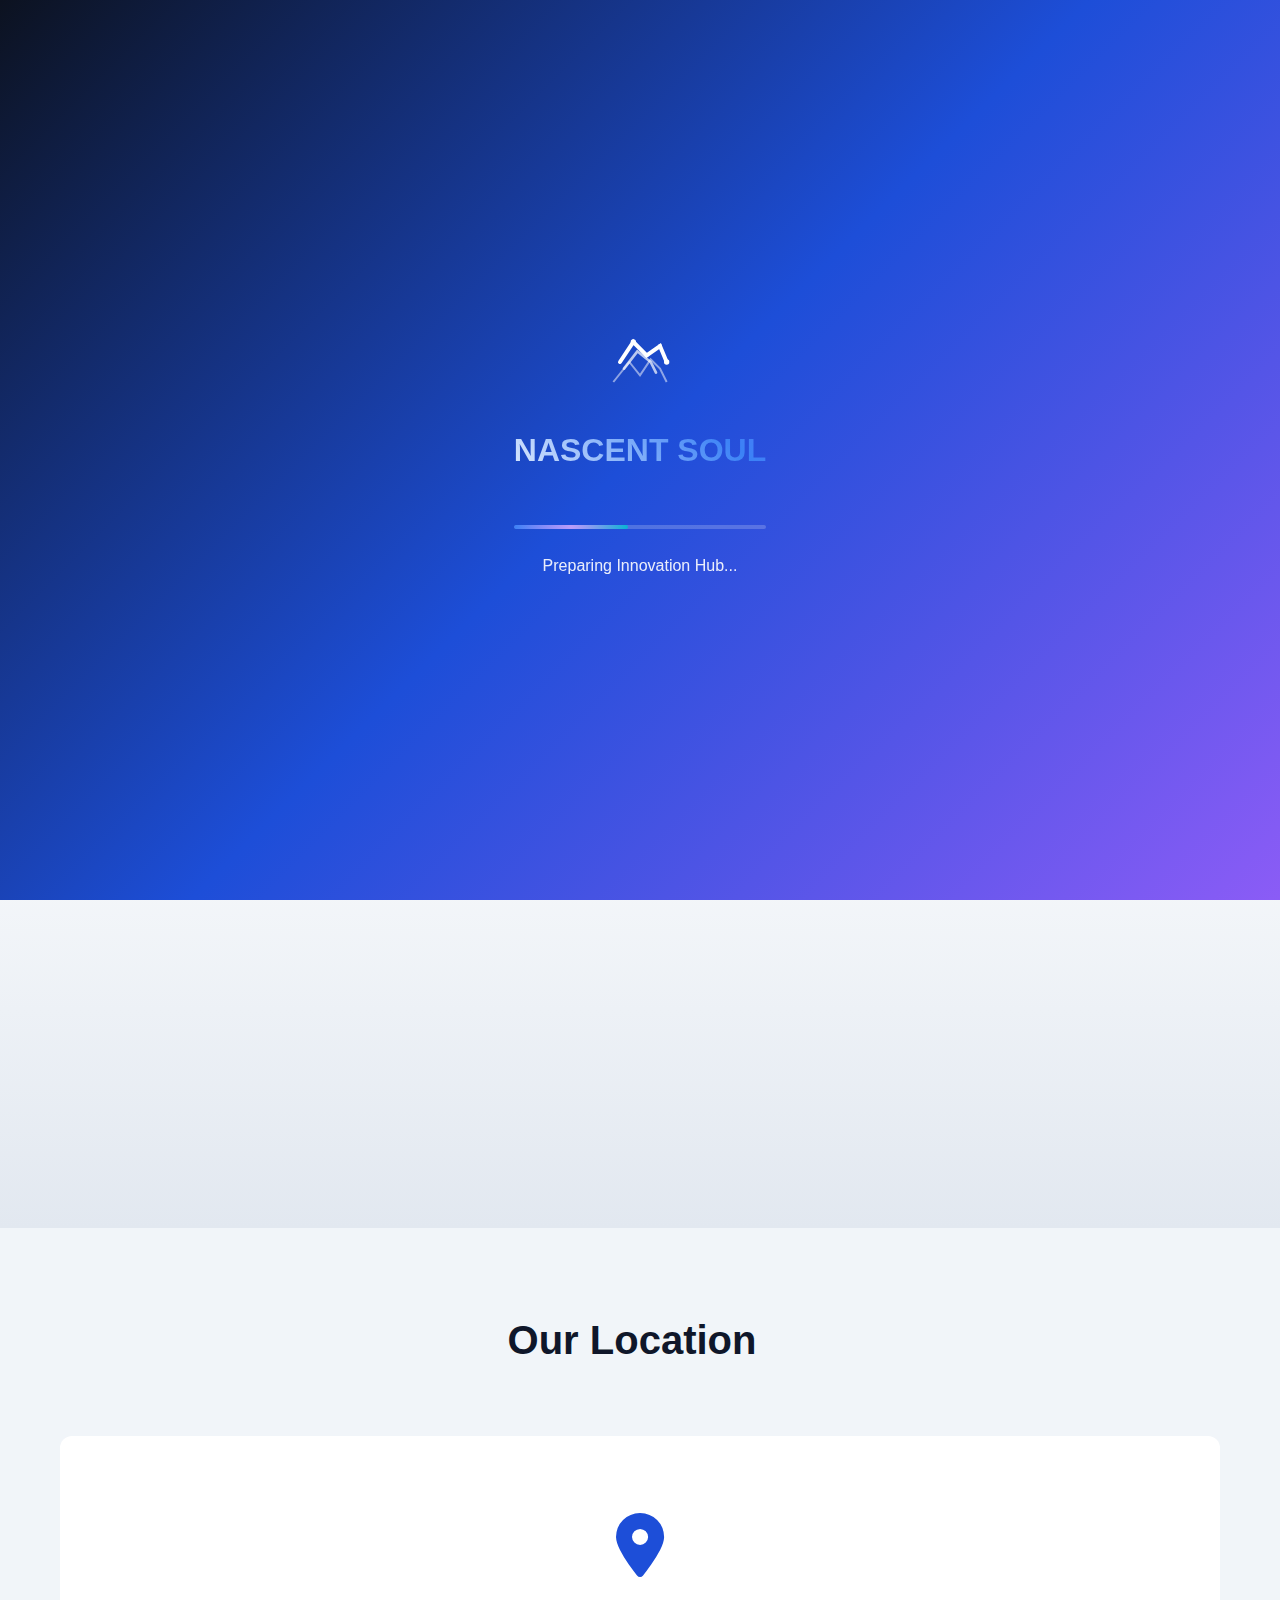
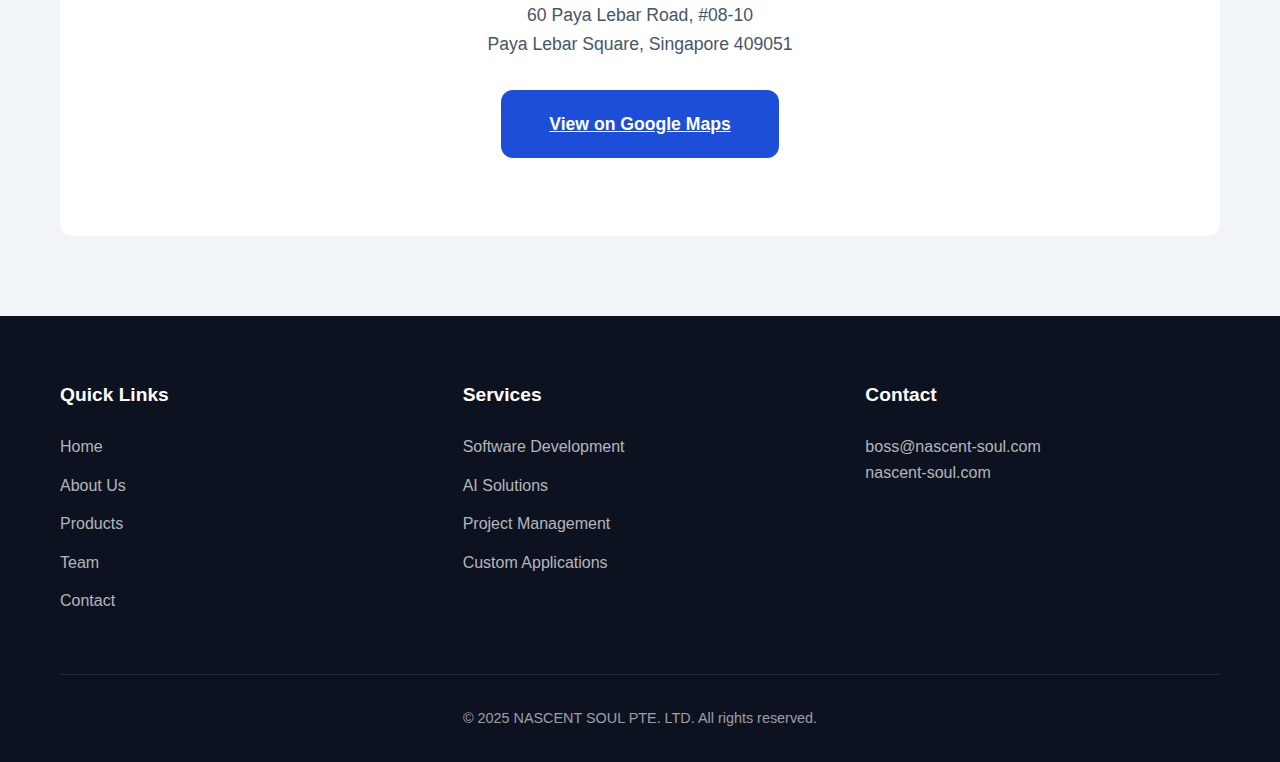
<file: contact.html>
<!DOCTYPE html>
<html lang="en">
<head>
    <meta charset="UTF-8">
    <meta name="viewport" content="width=device-width, initial-scale=1.0">
    <title>Contact Us - NASCENT SOUL PTE. LTD.</title>
    <link rel="stylesheet" href="styles.css">
    <link href="https://fonts.googleapis.com/css2?family=Inter:wght@300;400;500;600;700&display=swap" rel="stylesheet">
    <link rel="stylesheet" href="https://cdnjs.cloudflare.com/ajax/libs/font-awesome/6.0.0/css/all.min.css">
</head>
<body>
    <!-- Particle Background -->
    <div id="particles-js"></div>
    
    <!-- Navigation -->
    <nav class="navbar">
        <div class="nav-container">
            <div class="nav-logo">
                <img src="logo-icon.svg" alt="NASCENT SOUL" class="logo-icon">
                <h2>NASCENT SOUL</h2>
            </div>
            <ul class="nav-menu">
                <li class="nav-item">
                    <a href="index.html" class="nav-link">Home</a>
                </li>
                <li class="nav-item">
                    <a href="about.html" class="nav-link">About Us</a>
                </li>
                <li class="nav-item">
                    <a href="products.html" class="nav-link">Products</a>
                </li>
                <li class="nav-item">
                    <a href="team.html" class="nav-link">Team</a>
                </li>
                <li class="nav-item">
                    <a href="contact.html" class="nav-link active">Contact</a>
                </li>
            </ul>
            <div class="hamburger">
                <span class="bar"></span>
                <span class="bar"></span>
                <span class="bar"></span>
            </div>
        </div>
    </nav>

    <!-- Contact Hero Section -->
    <section class="page-hero">
        <div class="container">
            <h1 class="page-title">Contact Us</h1>
            <p class="page-subtitle">Get in touch with our team</p>
        </div>
    </section>

    <!-- Contact Section -->
    <section class="contact">
        <div class="container">
            <div class="contact-wrapper">
                <form class="contact-form">
                    <h3>Send Us a Message</h3>
                    <div class="form-group">
                        <input type="text" placeholder="Your Name" required>
                        <i class="fas fa-user"></i>
                    </div>
                    <div class="form-group">
                        <input type="email" placeholder="Your Email" required>
                        <i class="fas fa-envelope"></i>
                    </div>
                    <div class="form-group">
                        <input type="text" placeholder="Subject" required>
                        <i class="fas fa-tag"></i>
                    </div>
                    <div class="form-group">
                        <textarea placeholder="Your Message" rows="6" required></textarea>
                        <i class="fas fa-comment"></i>
                    </div>
                    <button type="submit" class="submit-btn">
                        <span>Send Message</span>
                        <i class="fas fa-paper-plane"></i>
                    </button>
                </form>
            </div>
        </div>
    </section>

    <!-- Map Section (Placeholder) -->
    <section class="map-section">
        <div class="container">
            <h2 class="section-title">
                <span class="title-border">Our Location</span>
            </h2>
            <div class="map-placeholder">
                <div class="map-info">
                    <i class="fas fa-map-marker-alt"></i>
                    <p>60 Paya Lebar Road, #08-10<br>Paya Lebar Square, Singapore 409051</p>
                    <a href="https://www.google.com/maps/search/60+Paya+Lebar+Road,+%2308-10,+Paya+Lebar+Square,+Singapore+409051" 
                       target="_blank" class="cta-button primary">
                        View on Google Maps
                    </a>
                </div>
            </div>
        </div>
    </section>

    <!-- Footer -->
    <footer>
        <div class="container">
            <div class="footer-content">
                <div class="footer-section">
                    <h4>Quick Links</h4>
                    <ul>
                        <li><a href="index.html">Home</a></li>
                        <li><a href="about.html">About Us</a></li>
                        <li><a href="products.html">Products</a></li>
                        <li><a href="team.html">Team</a></li>
                        <li><a href="contact.html">Contact</a></li>
                    </ul>
                </div>
                <div class="footer-section">
                    <h4>Services</h4>
                    <ul>
                        <li><a href="products.html">Software Development</a></li>
                        <li><a href="products.html">AI Solutions</a></li>
                        <li><a href="products.html">Project Management</a></li>
                        <li><a href="products.html">Custom Applications</a></li>
                    </ul>
                </div>
                <div class="footer-section">
                    <h4>Contact</h4>
                    <p><a href="mailto:boss@nascent-soul.com">boss@nascent-soul.com</a></p>
                    <p><a href="https://nascent-soul.com" target="_blank">nascent-soul.com</a></p>
                </div>
            </div>
            <div class="footer-bottom">
                <p>&copy; 2025 NASCENT SOUL PTE. LTD. All rights reserved.</p>
            </div>
        </div>
    </footer>

    <!-- Back to Top Button -->
    <div class="back-to-top" id="backToTop">
        <i class="fas fa-arrow-up"></i>
    </div>

    <script src="script.js"></script>
</body>
</html>
</file>
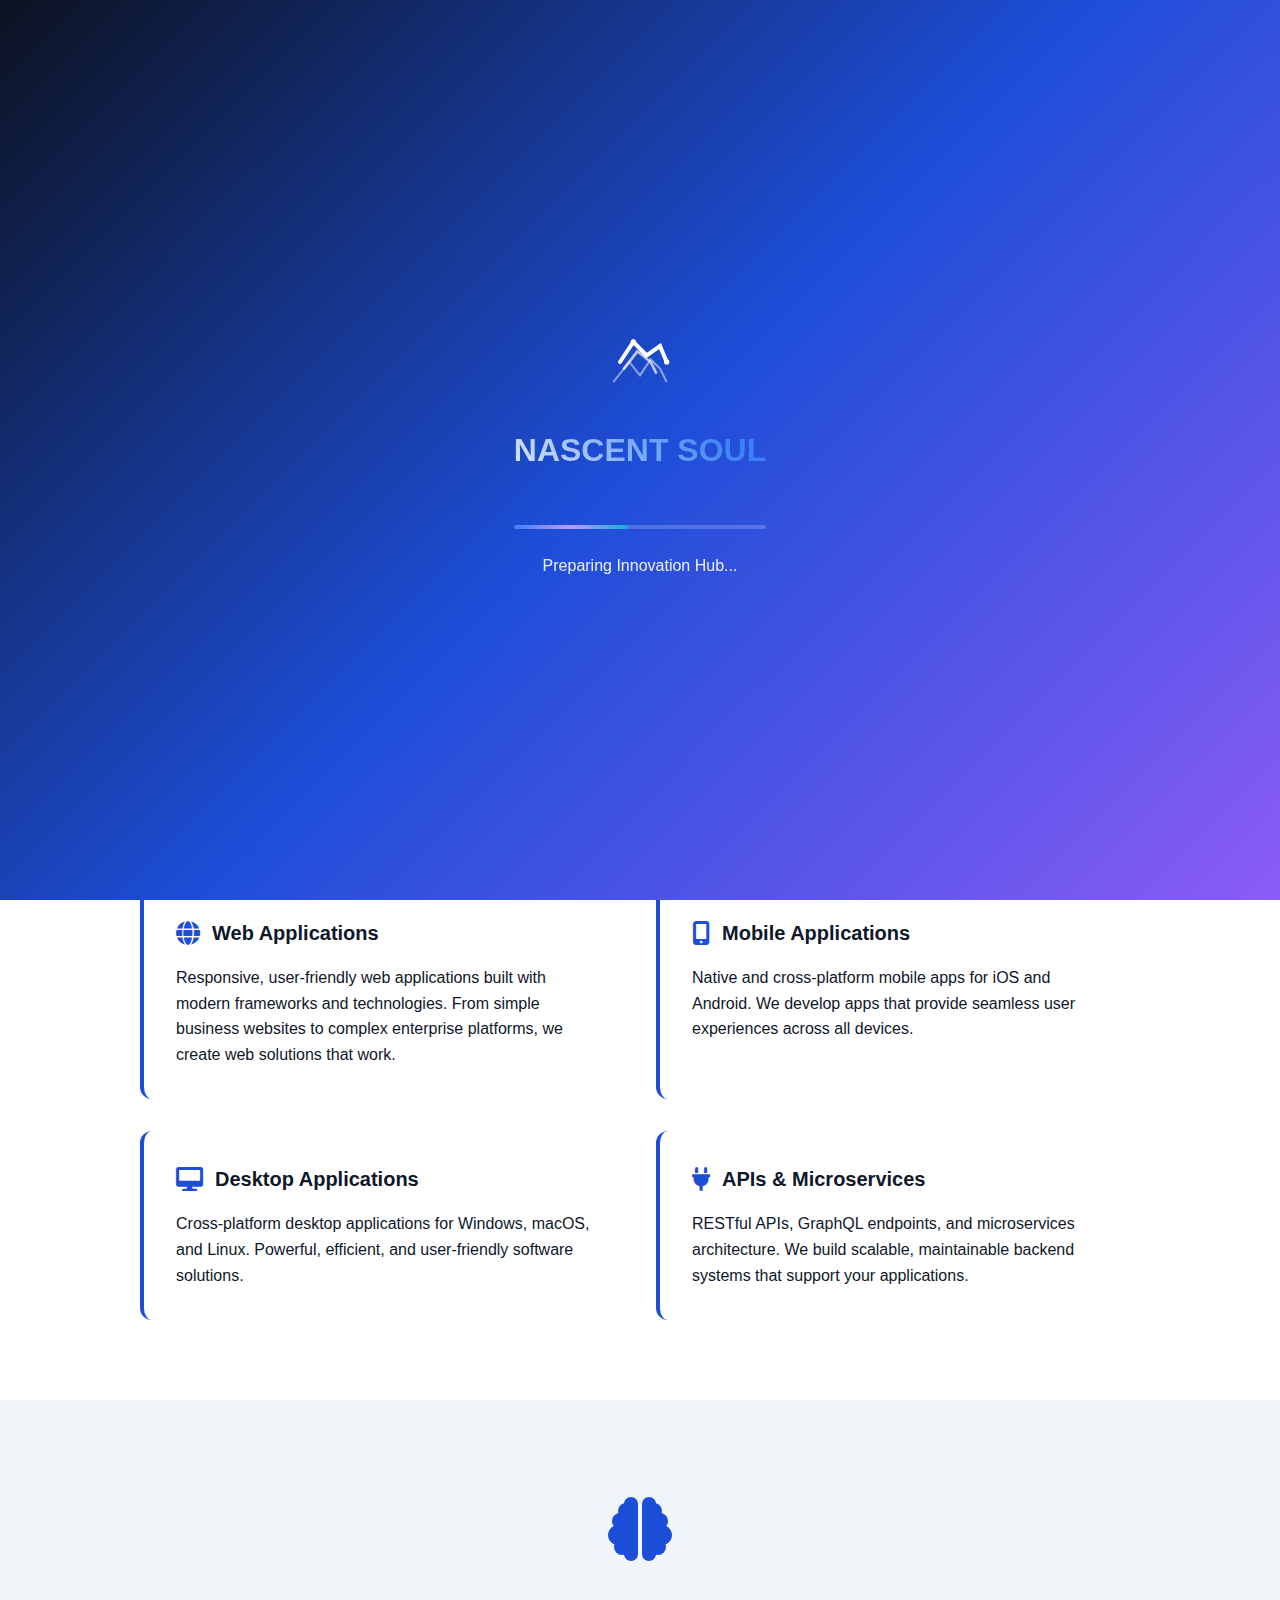
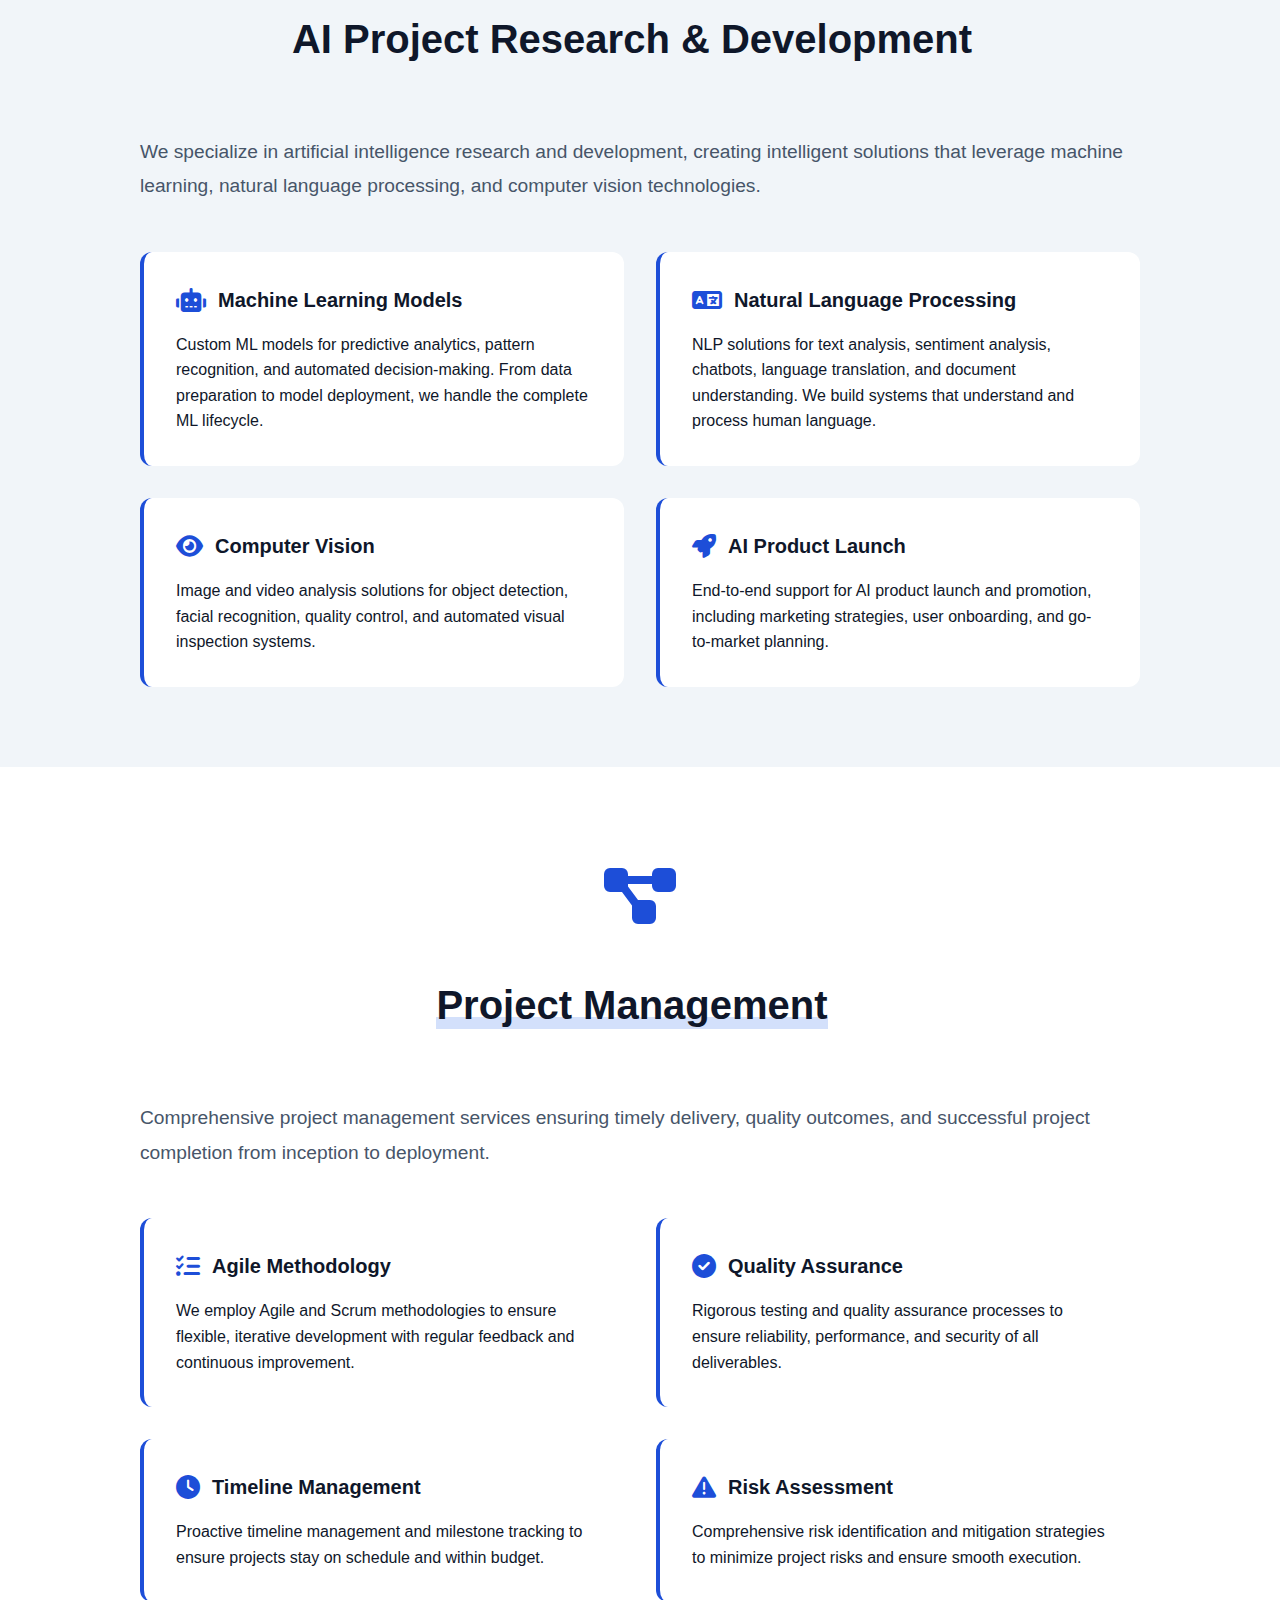
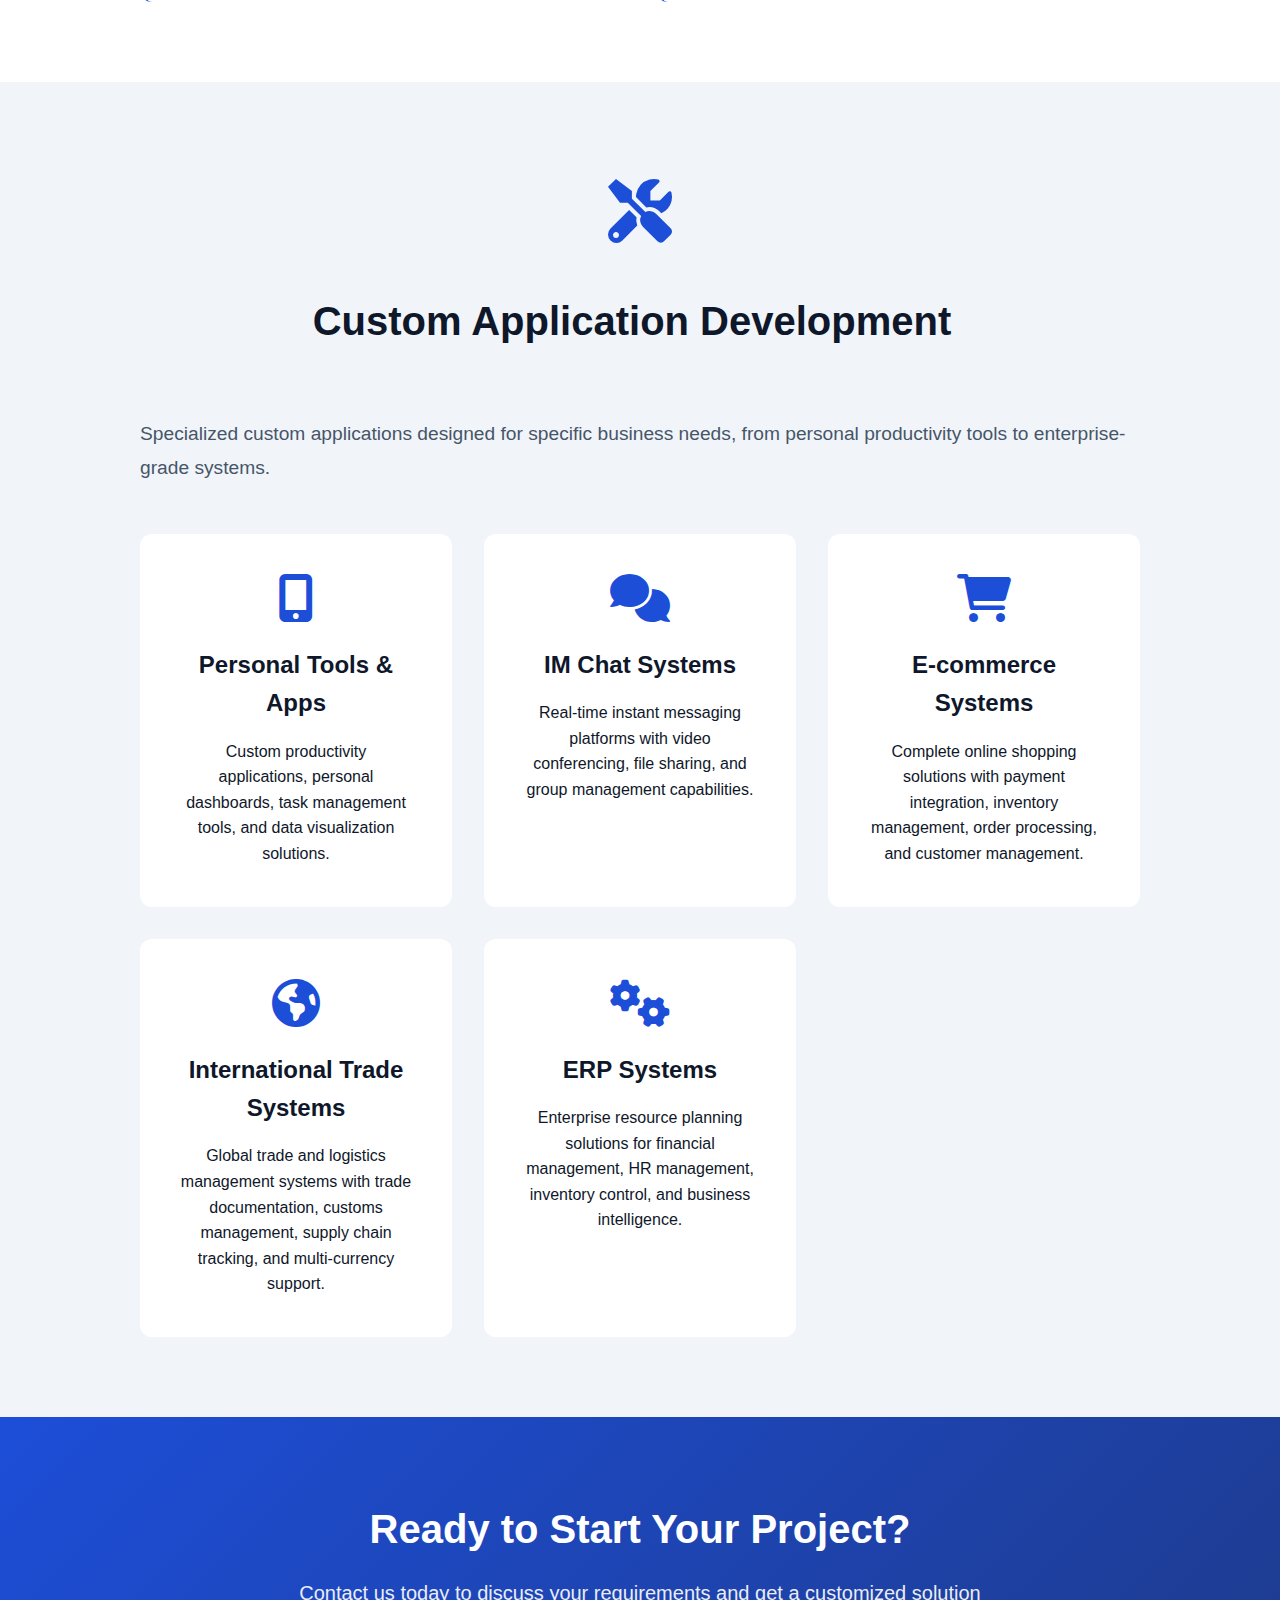
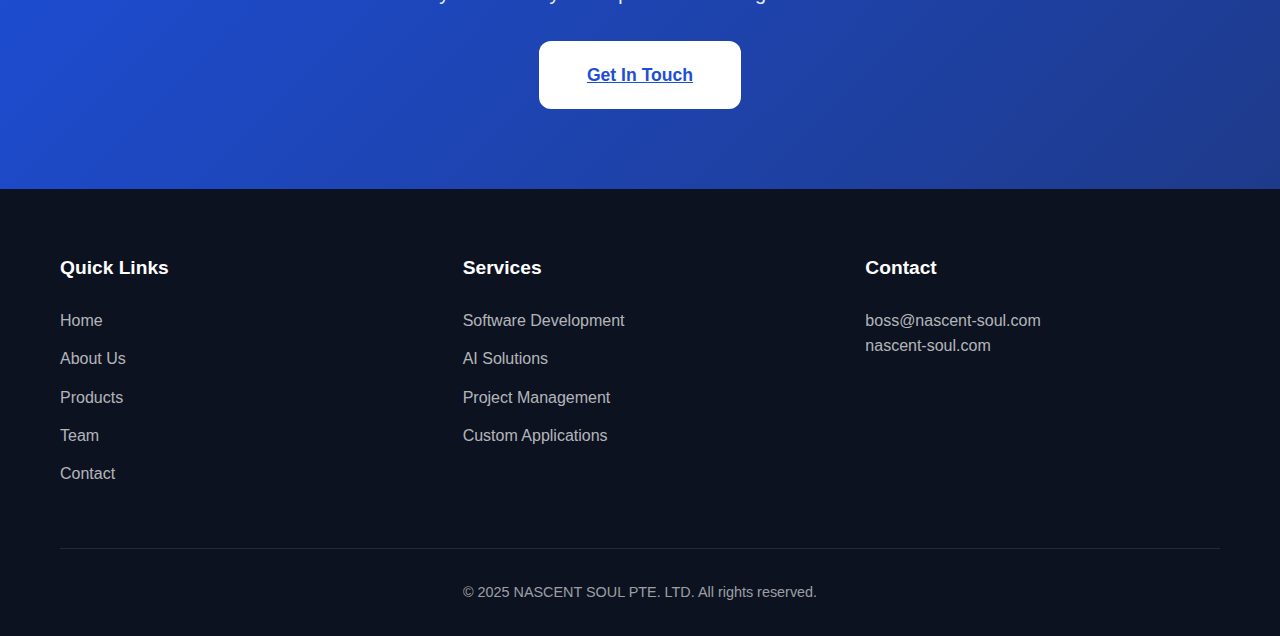
<file: products.html>
<!DOCTYPE html>
<html lang="en">
<head>
    <meta charset="UTF-8">
    <meta name="viewport" content="width=device-width, initial-scale=1.0">
    <title>Our Products & Services - NASCENT SOUL PTE. LTD.</title>
    <link rel="stylesheet" href="styles.css">
    <link href="https://fonts.googleapis.com/css2?family=Inter:wght@300;400;500;600;700&display=swap" rel="stylesheet">
    <link rel="stylesheet" href="https://cdnjs.cloudflare.com/ajax/libs/font-awesome/6.0.0/css/all.min.css">
</head>
<body>
    <!-- Particle Background -->
    <div id="particles-js"></div>
    
    <!-- Navigation -->
    <nav class="navbar">
        <div class="nav-container">
            <div class="nav-logo">
                <img src="logo-icon.svg" alt="NASCENT SOUL" class="logo-icon">
                <h2>NASCENT SOUL</h2>
            </div>
            <ul class="nav-menu">
                <li class="nav-item">
                    <a href="index.html" class="nav-link">Home</a>
                </li>
                <li class="nav-item">
                    <a href="about.html" class="nav-link">About Us</a>
                </li>
                <li class="nav-item">
                    <a href="products.html" class="nav-link active">Products</a>
                </li>
                <li class="nav-item">
                    <a href="team.html" class="nav-link">Team</a>
                </li>
                <li class="nav-item">
                    <a href="contact.html" class="nav-link">Contact</a>
                </li>
            </ul>
            <div class="hamburger">
                <span class="bar"></span>
                <span class="bar"></span>
                <span class="bar"></span>
            </div>
        </div>
    </nav>

    <!-- Products Hero Section -->
    <section class="page-hero">
        <div class="container">
            <h1 class="page-title">Our Products & Services</h1>
            <p class="page-subtitle">AI驱动创新，代码点亮未来<br>AI-Driven Innovation, Code Illuminates the Future</p>
            <p class="hero-tagline">让每一行代码，都承载未来的智慧</p>
        </div>
    </section>

    <!-- Software Development -->
    <section class="product-section">
        <div class="container">
            <div class="product-header">
                <div class="product-icon"><i class="fas fa-code"></i></div>
                <h2 class="section-title">
                    <span class="title-border">Software Development</span>
                </h2>
            </div>
            <div class="product-content">
                <p class="lead">
                    We develop custom software solutions tailored to your specific business requirements, 
                    leveraging the latest technologies and best practices to deliver robust, scalable applications.
                </p>
                <div class="product-features">
                    <div class="feature-item">
                        <h4><i class="fas fa-globe"></i> Web Applications</h4>
                        <p>Responsive, user-friendly web applications built with modern frameworks and technologies. 
                        From simple business websites to complex enterprise platforms, we create web solutions that work.</p>
                    </div>
                    <div class="feature-item">
                        <h4><i class="fas fa-mobile-alt"></i> Mobile Applications</h4>
                        <p>Native and cross-platform mobile apps for iOS and Android. We develop apps that provide 
                        seamless user experiences across all devices.</p>
                    </div>
                    <div class="feature-item">
                        <h4><i class="fas fa-desktop"></i> Desktop Applications</h4>
                        <p>Cross-platform desktop applications for Windows, macOS, and Linux. Powerful, efficient, 
                        and user-friendly software solutions.</p>
                    </div>
                    <div class="feature-item">
                        <h4><i class="fas fa-plug"></i> APIs & Microservices</h4>
                        <p>RESTful APIs, GraphQL endpoints, and microservices architecture. We build scalable, 
                        maintainable backend systems that support your applications.</p>
                    </div>
                </div>
            </div>
        </div>
    </section>

    <!-- AI Solutions -->
    <section class="product-section alt">
        <div class="container">
            <div class="product-header">
                <div class="product-icon"><i class="fas fa-brain"></i></div>
                <h2 class="section-title">
                    <span class="title-border">AI Project Research & Development</span>
                </h2>
            </div>
            <div class="product-content">
                <p class="lead">
                    We specialize in artificial intelligence research and development, creating intelligent solutions 
                    that leverage machine learning, natural language processing, and computer vision technologies.
                </p>
                <div class="product-features">
                    <div class="feature-item">
                        <h4><i class="fas fa-robot"></i> Machine Learning Models</h4>
                        <p>Custom ML models for predictive analytics, pattern recognition, and automated decision-making. 
                        From data preparation to model deployment, we handle the complete ML lifecycle.</p>
                    </div>
                    <div class="feature-item">
                        <h4><i class="fas fa-language"></i> Natural Language Processing</h4>
                        <p>NLP solutions for text analysis, sentiment analysis, chatbots, language translation, 
                        and document understanding. We build systems that understand and process human language.</p>
                    </div>
                    <div class="feature-item">
                        <h4><i class="fas fa-eye"></i> Computer Vision</h4>
                        <p>Image and video analysis solutions for object detection, facial recognition, 
                        quality control, and automated visual inspection systems.</p>
                    </div>
                    <div class="feature-item">
                        <h4><i class="fas fa-rocket"></i> AI Product Launch</h4>
                        <p>End-to-end support for AI product launch and promotion, including marketing strategies, 
                        user onboarding, and go-to-market planning.</p>
                    </div>
                </div>
            </div>
        </div>
    </section>

    <!-- Project Management -->
    <section class="product-section">
        <div class="container">
            <div class="product-header">
                <div class="product-icon"><i class="fas fa-project-diagram"></i></div>
                <h2 class="section-title">
                    <span class="title-border">Project Management</span>
                </h2>
            </div>
            <div class="product-content">
                <p class="lead">
                    Comprehensive project management services ensuring timely delivery, quality outcomes, 
                    and successful project completion from inception to deployment.
                </p>
                <div class="product-features">
                    <div class="feature-item">
                        <h4><i class="fas fa-tasks"></i> Agile Methodology</h4>
                        <p>We employ Agile and Scrum methodologies to ensure flexible, iterative development 
                        with regular feedback and continuous improvement.</p>
                    </div>
                    <div class="feature-item">
                        <h4><i class="fas fa-check-circle"></i> Quality Assurance</h4>
                        <p>Rigorous testing and quality assurance processes to ensure reliability, performance, 
                        and security of all deliverables.</p>
                    </div>
                    <div class="feature-item">
                        <h4><i class="fas fa-clock"></i> Timeline Management</h4>
                        <p>Proactive timeline management and milestone tracking to ensure projects stay on schedule 
                        and within budget.</p>
                    </div>
                    <div class="feature-item">
                        <h4><i class="fas fa-exclamation-triangle"></i> Risk Assessment</h4>
                        <p>Comprehensive risk identification and mitigation strategies to minimize project risks 
                        and ensure smooth execution.</p>
                    </div>
                </div>
            </div>
        </div>
    </section>

    <!-- Custom Applications -->
    <section class="product-section alt">
        <div class="container">
            <div class="product-header">
                <div class="product-icon"><i class="fas fa-tools"></i></div>
                <h2 class="section-title">
                    <span class="title-border">Custom Application Development</span>
                </h2>
            </div>
            <div class="product-content">
                <p class="lead">
                    Specialized custom applications designed for specific business needs, from personal productivity 
                    tools to enterprise-grade systems.
                </p>
                <div class="product-grid">
                    <div class="product-card">
                        <i class="fas fa-mobile-alt"></i>
                        <h3>Personal Tools & Apps</h3>
                        <p>Custom productivity applications, personal dashboards, task management tools, 
                        and data visualization solutions.</p>
                    </div>
                    <div class="product-card">
                        <i class="fas fa-comments"></i>
                        <h3>IM Chat Systems</h3>
                        <p>Real-time instant messaging platforms with video conferencing, file sharing, 
                        and group management capabilities.</p>
                    </div>
                    <div class="product-card">
                        <i class="fas fa-shopping-cart"></i>
                        <h3>E-commerce Systems</h3>
                        <p>Complete online shopping solutions with payment integration, inventory management, 
                        order processing, and customer management.</p>
                    </div>
                    <div class="product-card">
                        <i class="fas fa-globe-americas"></i>
                        <h3>International Trade Systems</h3>
                        <p>Global trade and logistics management systems with trade documentation, customs management, 
                        supply chain tracking, and multi-currency support.</p>
                    </div>
                    <div class="product-card">
                        <i class="fas fa-cogs"></i>
                        <h3>ERP Systems</h3>
                        <p>Enterprise resource planning solutions for financial management, HR management, 
                        inventory control, and business intelligence.</p>
                    </div>
                </div>
            </div>
        </div>
    </section>

    <!-- CTA Section -->
    <section class="cta-section">
        <div class="container">
            <h2>Ready to Start Your Project?</h2>
            <p>Contact us today to discuss your requirements and get a customized solution</p>
            <a href="contact.html" class="cta-button primary">Get In Touch</a>
        </div>
    </section>

    <!-- Footer -->
    <footer>
        <div class="container">
            <div class="footer-content">
                <div class="footer-section">
                    <h4>Quick Links</h4>
                    <ul>
                        <li><a href="index.html">Home</a></li>
                        <li><a href="about.html">About Us</a></li>
                        <li><a href="products.html">Products</a></li>
                        <li><a href="team.html">Team</a></li>
                        <li><a href="contact.html">Contact</a></li>
                    </ul>
                </div>
                <div class="footer-section">
                    <h4>Services</h4>
                    <ul>
                        <li><a href="products.html">Software Development</a></li>
                        <li><a href="products.html">AI Solutions</a></li>
                        <li><a href="products.html">Project Management</a></li>
                        <li><a href="products.html">Custom Applications</a></li>
                    </ul>
                </div>
                <div class="footer-section">
                    <h4>Contact</h4>
                    <p><a href="mailto:boss@nascent-soul.com">boss@nascent-soul.com</a></p>
                    <p><a href="https://nascent-soul.com" target="_blank">nascent-soul.com</a></p>
                </div>
            </div>
            <div class="footer-bottom">
                <p>&copy; 2025 NASCENT SOUL PTE. LTD. All rights reserved.</p>
            </div>
        </div>
    </footer>

    <!-- Back to Top Button -->
    <div class="back-to-top" id="backToTop">
        <i class="fas fa-arrow-up"></i>
    </div>

    <script src="script.js"></script>
</body>
</html>
</file>
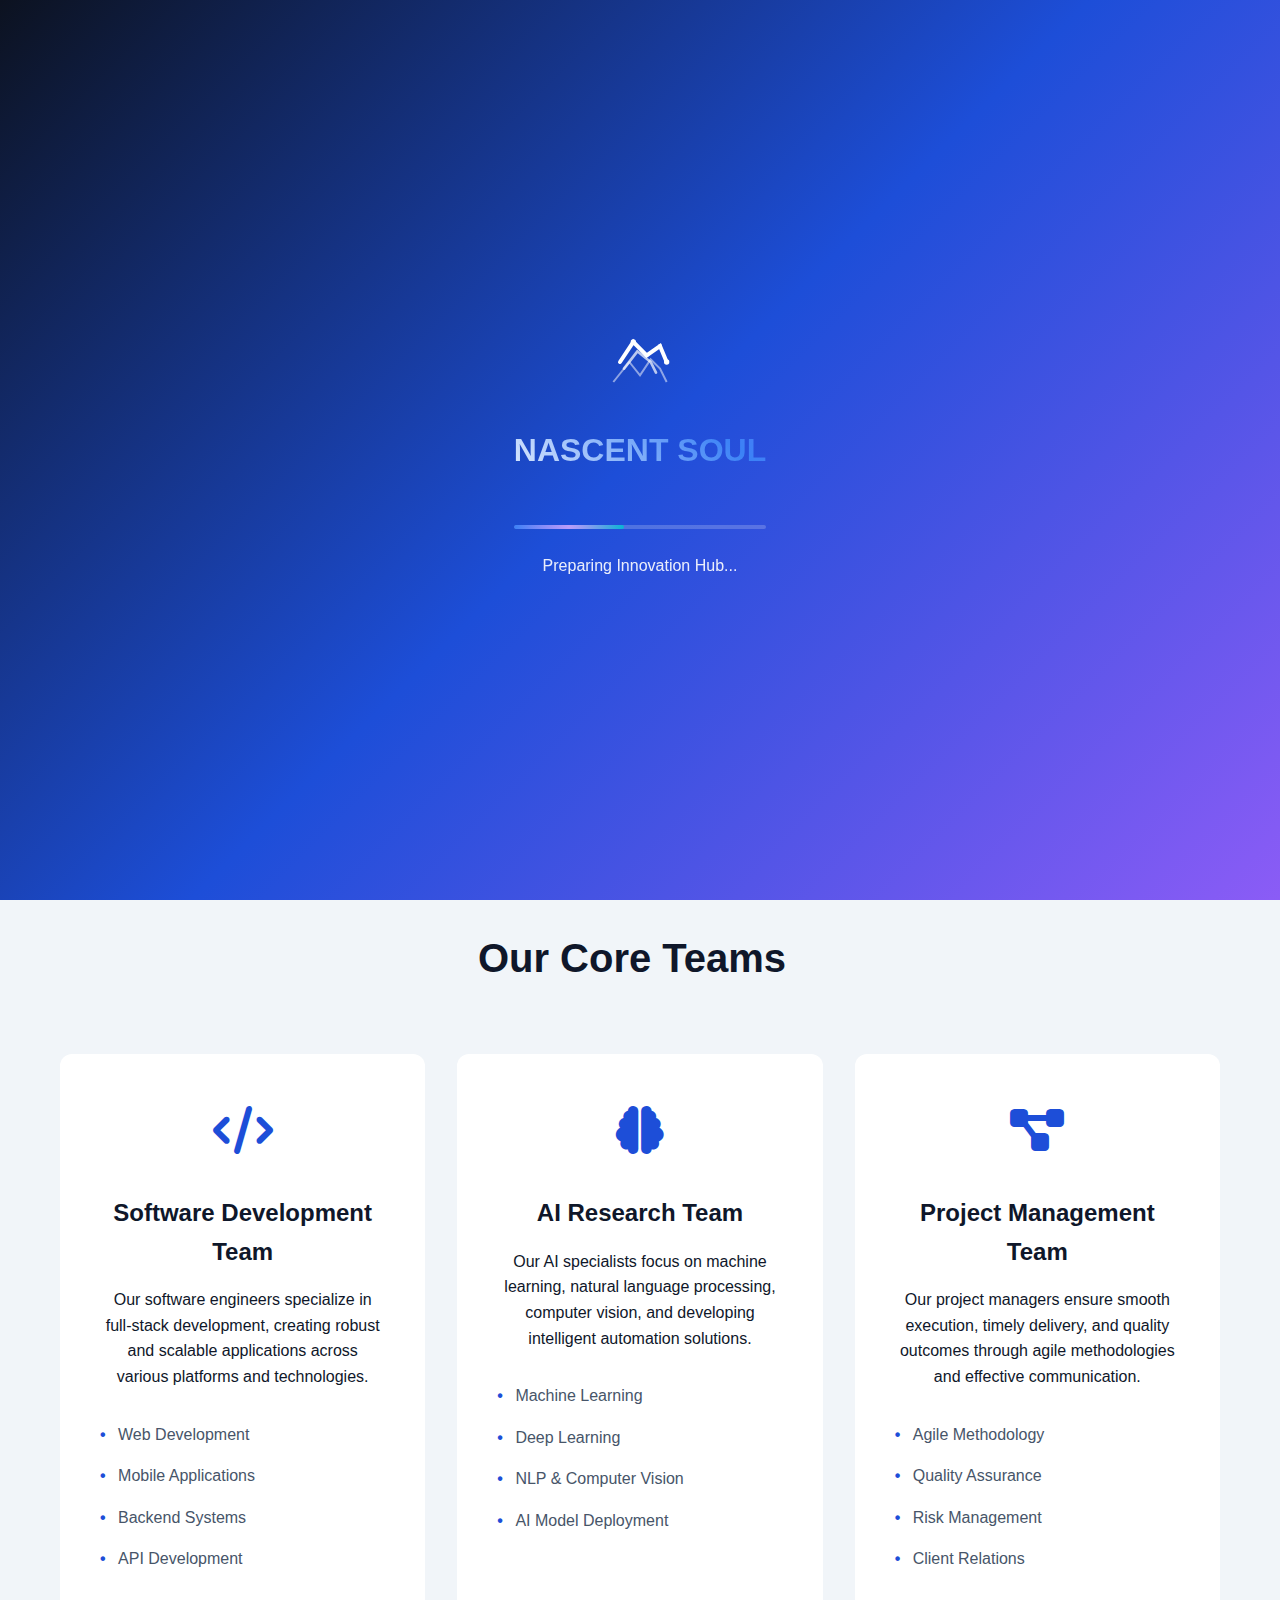
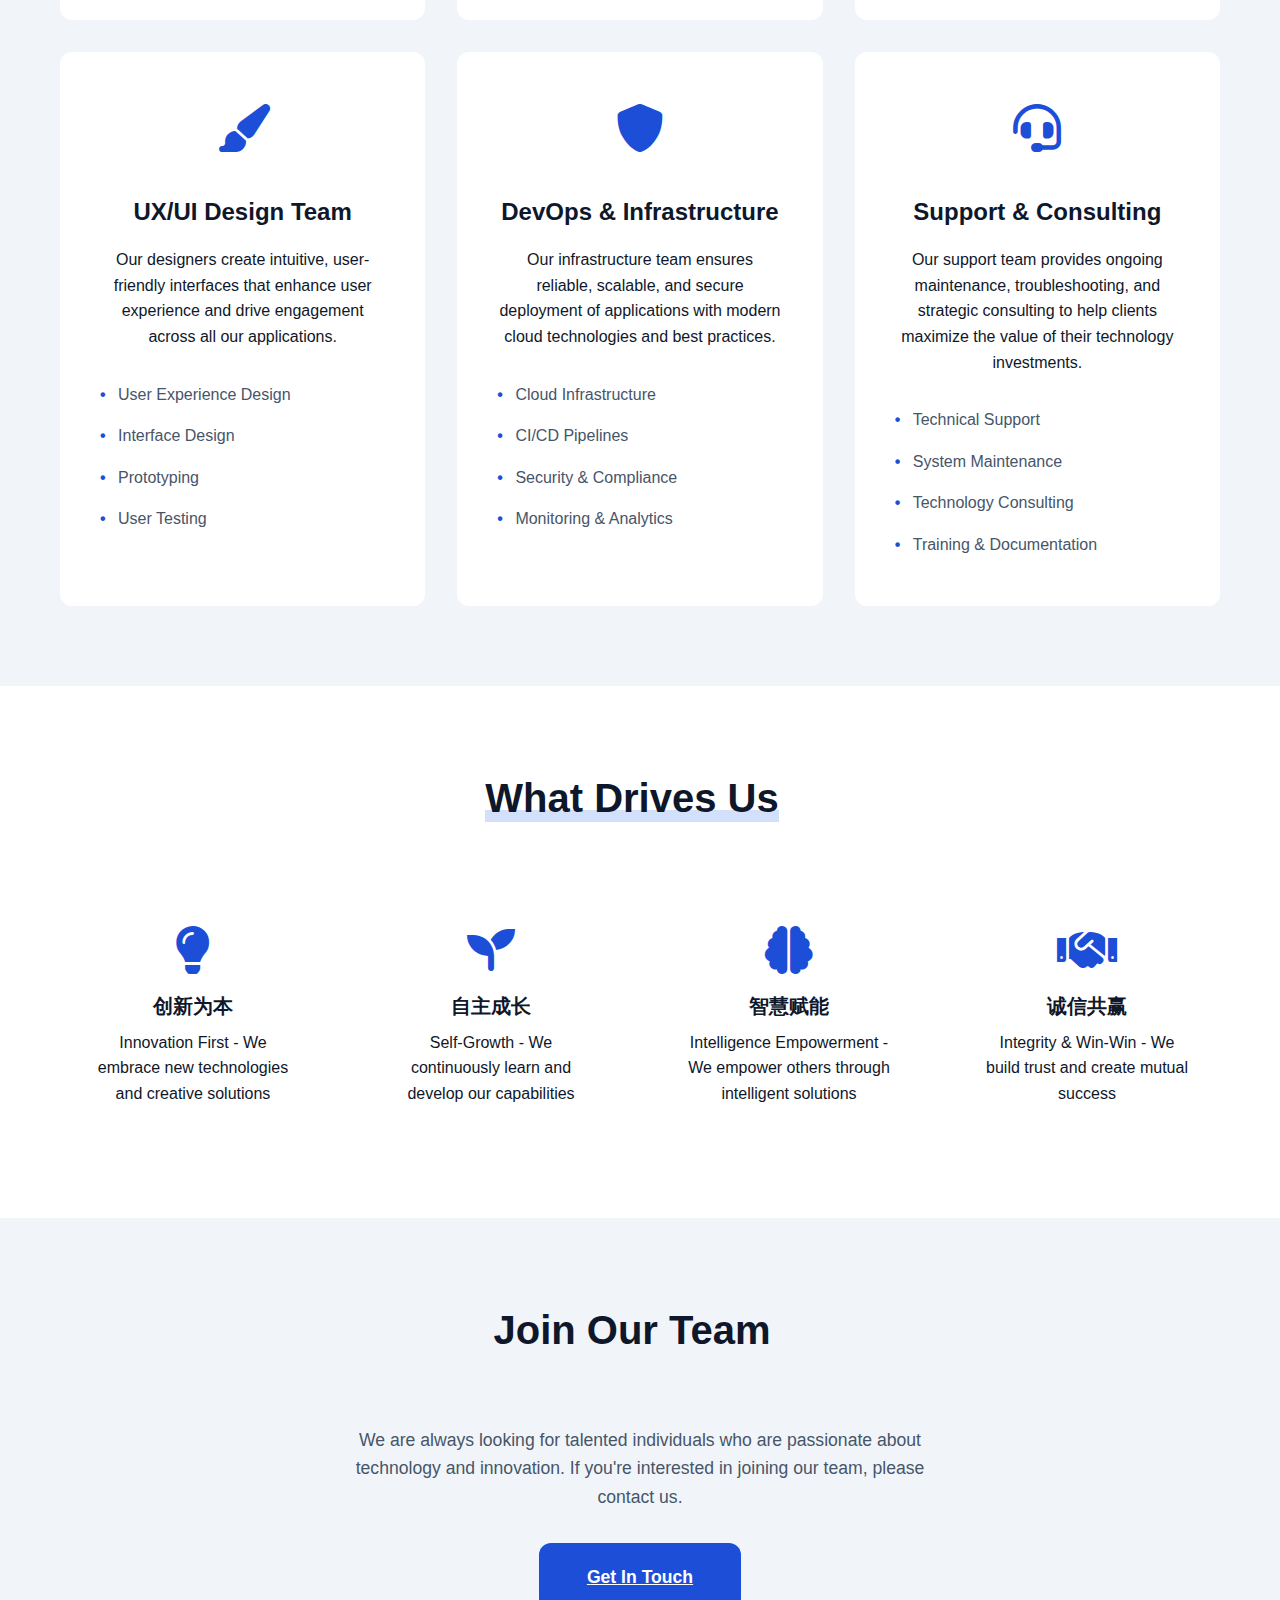
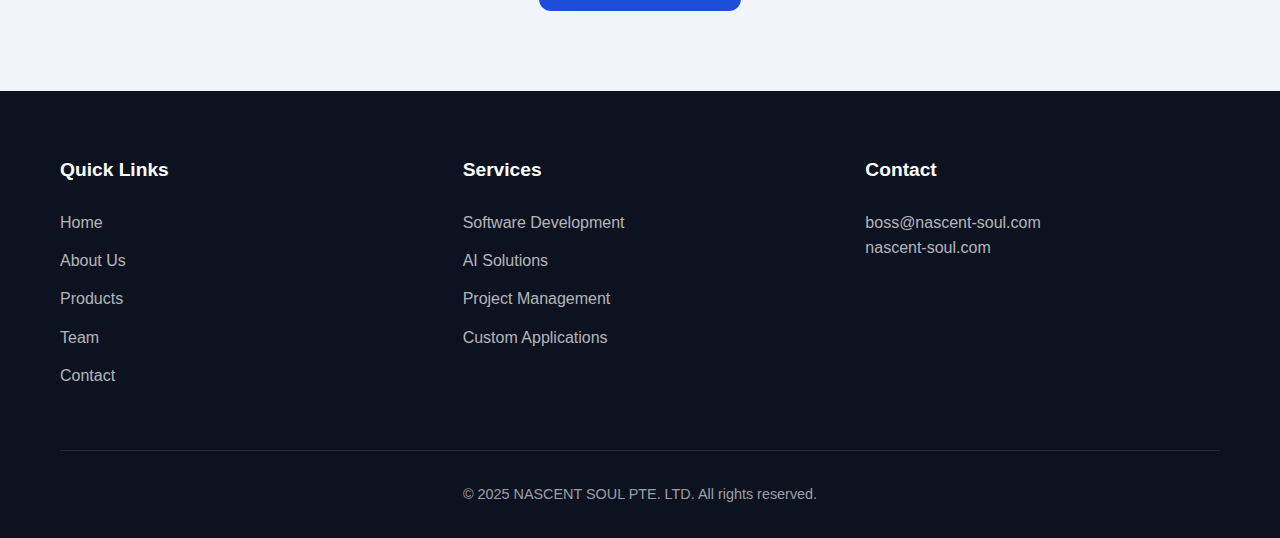
<file: team.html>
<!DOCTYPE html>
<html lang="en">
<head>
    <meta charset="UTF-8">
    <meta name="viewport" content="width=device-width, initial-scale=1.0">
    <title>Our Team - NASCENT SOUL PTE. LTD.</title>
    <link rel="stylesheet" href="styles.css">
    <link href="https://fonts.googleapis.com/css2?family=Inter:wght@300;400;500;600;700&display=swap" rel="stylesheet">
    <link rel="stylesheet" href="https://cdnjs.cloudflare.com/ajax/libs/font-awesome/6.0.0/css/all.min.css">
</head>
<body>
    <!-- Particle Background -->
    <div id="particles-js"></div>
    
    <!-- Navigation -->
    <nav class="navbar">
        <div class="nav-container">
            <div class="nav-logo">
                <img src="logo-icon.svg" alt="NASCENT SOUL" class="logo-icon">
                <h2>NASCENT SOUL</h2>
            </div>
            <ul class="nav-menu">
                <li class="nav-item">
                    <a href="index.html" class="nav-link">Home</a>
                </li>
                <li class="nav-item">
                    <a href="about.html" class="nav-link">About Us</a>
                </li>
                <li class="nav-item">
                    <a href="products.html" class="nav-link">Products</a>
                </li>
                <li class="nav-item">
                    <a href="team.html" class="nav-link active">Team</a>
                </li>
                <li class="nav-item">
                    <a href="contact.html" class="nav-link">Contact</a>
                </li>
            </ul>
            <div class="hamburger">
                <span class="bar"></span>
                <span class="bar"></span>
                <span class="bar"></span>
            </div>
        </div>
    </nav>

    <!-- Team Hero Section -->
    <section class="page-hero">
        <div class="container">
            <h1 class="page-title">Our Team</h1>
            <p class="page-subtitle">Meet the talented professionals behind NASCENT SOUL</p>
        </div>
    </section>

    <!-- Team Introduction -->
    <section class="team-intro">
        <div class="container">
            <div class="intro-content">
                <h2 class="section-title">
                    <span class="title-border">Expertise & Collaboration</span>
                </h2>
                <p class="lead">
                    Our team consists of skilled professionals with diverse backgrounds in software development, 
                    artificial intelligence, project management, and technology consulting. We work collaboratively 
                    to deliver innovative solutions that meet our clients' unique challenges.
                </p>
                <p>
                    With years of combined experience in the technology industry, our team is committed to 
                    staying at the forefront of technological innovation, continuously learning and adapting 
                    to new tools, frameworks, and methodologies.
                </p>
            </div>
        </div>
    </section>

    <!-- Team Structure -->
    <section class="team-structure">
        <div class="container">
            <h2 class="section-title">
                <span class="title-border">Our Core Teams</span>
            </h2>
            <div class="team-grid">
                <div class="team-card">
                    <div class="team-icon"><i class="fas fa-code"></i></div>
                    <h3>Software Development Team</h3>
                    <p>
                        Our software engineers specialize in full-stack development, creating robust and scalable 
                        applications across various platforms and technologies.
                    </p>
                    <ul class="team-skills">
                        <li>Web Development</li>
                        <li>Mobile Applications</li>
                        <li>Backend Systems</li>
                        <li>API Development</li>
                    </ul>
                </div>
                <div class="team-card">
                    <div class="team-icon"><i class="fas fa-brain"></i></div>
                    <h3>AI Research Team</h3>
                    <p>
                        Our AI specialists focus on machine learning, natural language processing, computer vision, 
                        and developing intelligent automation solutions.
                    </p>
                    <ul class="team-skills">
                        <li>Machine Learning</li>
                        <li>Deep Learning</li>
                        <li>NLP & Computer Vision</li>
                        <li>AI Model Deployment</li>
                    </ul>
                </div>
                <div class="team-card">
                    <div class="team-icon"><i class="fas fa-project-diagram"></i></div>
                    <h3>Project Management Team</h3>
                    <p>
                        Our project managers ensure smooth execution, timely delivery, and quality outcomes 
                        through agile methodologies and effective communication.
                    </p>
                    <ul class="team-skills">
                        <li>Agile Methodology</li>
                        <li>Quality Assurance</li>
                        <li>Risk Management</li>
                        <li>Client Relations</li>
                    </ul>
                </div>
                <div class="team-card">
                    <div class="team-icon"><i class="fas fa-paint-brush"></i></div>
                    <h3>UX/UI Design Team</h3>
                    <p>
                        Our designers create intuitive, user-friendly interfaces that enhance user experience 
                        and drive engagement across all our applications.
                    </p>
                    <ul class="team-skills">
                        <li>User Experience Design</li>
                        <li>Interface Design</li>
                        <li>Prototyping</li>
                        <li>User Testing</li>
                    </ul>
                </div>
                <div class="team-card">
                    <div class="team-icon"><i class="fas fa-shield-alt"></i></div>
                    <h3>DevOps & Infrastructure</h3>
                    <p>
                        Our infrastructure team ensures reliable, scalable, and secure deployment of applications 
                        with modern cloud technologies and best practices.
                    </p>
                    <ul class="team-skills">
                        <li>Cloud Infrastructure</li>
                        <li>CI/CD Pipelines</li>
                        <li>Security & Compliance</li>
                        <li>Monitoring & Analytics</li>
                    </ul>
                </div>
                <div class="team-card">
                    <div class="team-icon"><i class="fas fa-headset"></i></div>
                    <h3>Support & Consulting</h3>
                    <p>
                        Our support team provides ongoing maintenance, troubleshooting, and strategic consulting 
                        to help clients maximize the value of their technology investments.
                    </p>
                    <ul class="team-skills">
                        <li>Technical Support</li>
                        <li>System Maintenance</li>
                        <li>Technology Consulting</li>
                        <li>Training & Documentation</li>
                    </ul>
                </div>
            </div>
        </div>
    </section>

    <!-- Team Values -->
    <section class="team-values">
        <div class="container">
            <h2 class="section-title">
                <span class="title-border">What Drives Us</span>
            </h2>
            <div class="values-grid">
                <div class="value-item">
                    <i class="fas fa-lightbulb"></i>
                    <h4>创新为本</h4>
                    <p>Innovation First - We embrace new technologies and creative solutions</p>
                </div>
                <div class="value-item">
                    <i class="fas fa-seedling"></i>
                    <h4>自主成长</h4>
                    <p>Self-Growth - We continuously learn and develop our capabilities</p>
                </div>
                <div class="value-item">
                    <i class="fas fa-brain"></i>
                    <h4>智慧赋能</h4>
                    <p>Intelligence Empowerment - We empower others through intelligent solutions</p>
                </div>
                <div class="value-item">
                    <i class="fas fa-handshake"></i>
                    <h4>诚信共赢</h4>
                    <p>Integrity & Win-Win - We build trust and create mutual success</p>
                </div>
            </div>
        </div>
    </section>

    <!-- Join Us -->
    <section class="join-us">
        <div class="container">
            <div class="join-content">
                <h2 class="section-title">
                    <span class="title-border">Join Our Team</span>
                </h2>
                <p>
                    We are always looking for talented individuals who are passionate about technology and innovation. 
                    If you're interested in joining our team, please contact us.
                </p>
                <a href="contact.html" class="cta-button primary">Get In Touch</a>
            </div>
        </div>
    </section>

    <!-- Footer -->
    <footer>
        <div class="container">
            <div class="footer-content">
                <div class="footer-section">
                    <h4>Quick Links</h4>
                    <ul>
                        <li><a href="index.html">Home</a></li>
                        <li><a href="about.html">About Us</a></li>
                        <li><a href="products.html">Products</a></li>
                        <li><a href="team.html">Team</a></li>
                        <li><a href="contact.html">Contact</a></li>
                    </ul>
                </div>
                <div class="footer-section">
                    <h4>Services</h4>
                    <ul>
                        <li><a href="products.html">Software Development</a></li>
                        <li><a href="products.html">AI Solutions</a></li>
                        <li><a href="products.html">Project Management</a></li>
                        <li><a href="products.html">Custom Applications</a></li>
                    </ul>
                </div>
                <div class="footer-section">
                    <h4>Contact</h4>
                    <p><a href="mailto:boss@nascent-soul.com">boss@nascent-soul.com</a></p>
                    <p><a href="https://nascent-soul.com" target="_blank">nascent-soul.com</a></p>
                </div>
            </div>
            <div class="footer-bottom">
                <p>&copy; 2025 NASCENT SOUL PTE. LTD. All rights reserved.</p>
            </div>
        </div>
    </footer>

    <!-- Back to Top Button -->
    <div class="back-to-top" id="backToTop">
        <i class="fas fa-arrow-up"></i>
    </div>

    <script src="script.js"></script>
</body>
</html>
</file>
<file: styles.css>
/* ========== 扁平化大气设计 = Nascent Soul 元婴科技 ========== */

* {
    margin: 0;
    padding: 0;
    box-sizing: border-box;
}

:root {
    --primary: #1D4ED8;
    --secondary: #1E3A8A;
    --accent: #2563EB;
    --dark: #0C1220;
    --light: #F1F5F9;
    --gray: #475569;
    --success: #059669;
    --text-primary: #0F172A;
    --text-secondary: #475569;
    --white: #FFFFFF;
    --tech-glow: #3B82F6;
    --ai-purple: #8B5CF6;
    --data-cyan: #06B6D4;
    --border-radius: 16px;
    --shadow-sm: 0 1px 3px rgba(0, 0, 0, 0.08);
    --shadow-md: 0 4px 12px rgba(0, 0, 0, 0.12);
    --shadow-lg: 0 10px 30px rgba(0, 0, 0, 0.18);
    --shadow-tech: 0 0 20px rgba(59, 130, 246, 0.3);
    --transition: all 0.3s cubic-bezier(0.4, 0, 0.2, 1);
    --transition-tech: all 0.4s cubic-bezier(0.25, 0.46, 0.45, 0.94);
}

body {
    font-family: -apple-system, BlinkMacSystemFont, 'Segoe UI', 'PingFang SC', 'Hiragino Sans GB', sans-serif;
    line-height: 1.6;
    color: var(--text-primary);
    background: var(--white);
    overflow-x: hidden;
}

.container {
    max-width: 1200px;
    margin: 0 auto;
    padding: 0 20px;
}

/* ========== 页面加载动画 ========== */
.page-loader {
    position: fixed;
    top: 0;
    left: 0;
    width: 100%;
    height: 100%;
    background: linear-gradient(135deg, var(--dark) 0%, var(--primary) 50%, var(--ai-purple) 100%);
    display: flex;
    justify-content: center;
    align-items: center;
    z-index: 9999;
    transition: opacity 0.5s ease-out;
}

.loader-content {
    text-align: center;
    color: white;
    max-width: 400px;
    padding: 2rem;
}

.loader-logo {
    margin-bottom: 3rem;
    animation: logoFloat 2s ease-in-out infinite;
}

.loader-icon {
    width: 80px;
    height: 80px;
    margin-bottom: 1rem;
    filter: brightness(0) invert(1);
}

.loader-text {
    font-size: 2rem;
    font-weight: 700;
    margin: 0;
    background: linear-gradient(45deg, #fff, #3B82F6, #8B5CF6);
    background-size: 200% 200%;
    -webkit-background-clip: text;
    -webkit-text-fill-color: transparent;
    background-clip: text;
    animation: gradientShift 2s ease-in-out infinite;
}

.loader-progress {
    width: 100%;
    height: 4px;
    background: rgba(255, 255, 255, 0.2);
    border-radius: 2px;
    overflow: hidden;
    margin-bottom: 1.5rem;
}

.progress-bar {
    height: 100%;
    background: linear-gradient(90deg, #3B82F6, #8B5CF6, #06B6D4);
    border-radius: 2px;
    width: 0%;
    transition: width 0.3s ease;
    position: relative;
}

.progress-bar::after {
    content: '';
    position: absolute;
    top: 0;
    left: 0;
    right: 0;
    bottom: 0;
    background: linear-gradient(90deg, transparent, rgba(255,255,255,0.4), transparent);
    animation: progressShine 1.5s ease-in-out infinite;
}

.loader-message {
    font-size: 1rem;
    opacity: 0.9;
    animation: messagePulse 1s ease-in-out infinite;
}

@keyframes logoFloat {
    0%, 100% { transform: translateY(0); }
    50% { transform: translateY(-10px); }
}

@keyframes gradientShift {
    0%, 100% { background-position: 0% 50%; }
    50% { background-position: 100% 50%; }
}

@keyframes progressShine {
    0% { transform: translateX(-100%); }
    100% { transform: translateX(100%); }
}

@keyframes messagePulse {
    0%, 100% { opacity: 0.9; }
    50% { opacity: 0.6; }
}

/* ========== 粒子背景（简化） ========== */
#particles {
    position: fixed;
    top: 0;
    left: 0;
    width: 100%;
    height: 100%;
    z-index: -1;
    background: linear-gradient(180deg, #F8FAFC 0%, #E2E8F0 100%);
}

/* ========== 导航栏 ========== */
.navbar {
    position: fixed;
    width: 100%;
    top: 0;
    z-index: 1000;
    padding: 1.5rem 0;
    background: rgba(255, 255, 255, 0.95);
    backdrop-filter: blur(10px);
    box-shadow: var(--shadow-sm);
    transition: var(--transition);
}

.navbar.scrolled {
    padding: 1rem 0;
    background: rgba(255, 255, 255, 0.98);
    box-shadow: var(--shadow-md);
}

.navbar .container {
    display: flex;
    justify-content: space-between;
    align-items: center;
}

.logo {
    font-size: 1.5rem;
    font-weight: 700;
    color: var(--primary);
    display: flex;
    align-items: center;
    gap: 0.5rem;
}

.logo i {
    font-size: 1.5rem;
}

.nav-menu {
    display: flex;
    list-style: none;
    gap: 2.5rem;
}

.nav-menu a {
    text-decoration: none;
    color: var(--text-primary);
    font-size: 1rem;
    font-weight: 500;
    padding: 0.5rem 1rem;
    border-radius: 8px;
    transition: var(--transition);
    position: relative;
}

.nav-menu a:hover {
    color: var(--primary);
    background: rgba(37, 99, 235, 0.1);
    transform: translateY(-1px);
}

.nav-menu a.active {
    color: var(--primary);
    background: rgba(37, 99, 235, 0.15);
    font-weight: 600;
}

.hamburger {
    display: none;
}

/* ========== 首页 ========== */
.hero {
    min-height: 100vh;
    display: flex;
    align-items: center;
    justify-content: center;
    padding: 120px 20px 80px;
    background: linear-gradient(135deg, #f8fafc 0%, #e2e8f0 25%, #cbd5e1 50%, #94a3b8 75%, #64748b 100%);
    position: relative;
    overflow: hidden;
}

.hero-background {
    position: absolute;
    top: 0;
    left: 0;
    width: 100%;
    height: 100%;
    z-index: 0;
}

.hero-image {
    width: 100%;
    height: 100%;
    background: linear-gradient(135deg, 
        rgba(59, 130, 246, 0.1) 0%, 
        rgba(139, 92, 246, 0.08) 25%,
        rgba(6, 182, 212, 0.12) 50%,
        rgba(16, 185, 129, 0.08) 75%,
        rgba(59, 130, 246, 0.1) 100%);
    animation: techFlow 8s ease-in-out infinite;
}

@keyframes techFlow {
    0%, 100% { 
        background: linear-gradient(135deg, 
            rgba(59, 130, 246, 0.1) 0%, 
            rgba(139, 92, 246, 0.08) 25%,
            rgba(6, 182, 212, 0.12) 50%,
            rgba(16, 185, 129, 0.08) 75%,
            rgba(59, 130, 246, 0.1) 100%);
    }
    50% { 
        background: linear-gradient(135deg, 
            rgba(16, 185, 129, 0.08) 0%, 
            rgba(6, 182, 212, 0.12) 25%,
            rgba(139, 92, 246, 0.08) 50%,
            rgba(59, 130, 246, 0.1) 75%,
            rgba(16, 185, 129, 0.08) 100%);
    }
}

.hero-content {
    text-align: center;
    max-width: 1200px;
    position: relative;
    z-index: 1;
    padding: 0 2rem;
}

.floating-icon {
    font-size: 4rem;
    margin-bottom: 2rem;
    animation: float 3s ease-in-out infinite;
}

@keyframes float {
    0%, 100% { transform: translateY(0); }
    50% { transform: translateY(-15px); }
}

.hero-content h1 {
    font-size: 5rem;
    font-weight: 800;
    margin-bottom: 1.5rem;
    line-height: 1.2;
    color: var(--text-primary);
}

.gradient-text {
    color: var(--primary);
    display: block;
}

.subtitle {
    font-size: 1.8rem;
    color: var(--text-secondary);
    margin-bottom: 3rem;
    margin-top: 2rem;
    font-weight: 400;
    line-height: 1.8;
}

.cta-buttons {
    display: flex;
    gap: 1.5rem;
    justify-content: center;
    margin-bottom: 4rem;
}

.cta-button {
    padding: 1.25rem 3rem;
    border: none;
    border-radius: 12px;
    font-size: 1.1rem;
    font-weight: 600;
    cursor: pointer;
    transition: var(--transition);
    display: inline-flex;
    align-items: center;
    gap: 0.5rem;
    position: relative;
    overflow: hidden;
}

.cta-button::before {
    content: '';
    position: absolute;
    top: 0;
    left: -100%;
    width: 100%;
    height: 100%;
    background: linear-gradient(90deg, transparent, rgba(255,255,255,0.2), transparent);
    transition: left 0.5s;
}

.cta-button:hover::before {
    left: 100%;
}

.cta-button.primary {
    background: var(--primary);
    color: var(--white);
}

.cta-button.primary:hover {
    background: var(--secondary);
    transform: translateY(-3px);
    box-shadow: var(--shadow-lg);
}

.cta-button.secondary {
    background: var(--white);
    color: var(--primary);
    border: 2px solid var(--primary);
}

.cta-button.secondary:hover {
    background: var(--light);
}

.scroll-indicator {
    position: absolute;
    bottom: -20px;
    left: 50%;
    transform: translateX(-50%);
    text-align: center;
    color: var(--text-secondary);
    font-size: 0.9rem;
}

.bounce {
    animation: bounce 2s infinite;
}

@keyframes bounce {
    0%, 100% { transform: translateY(0); }
    50% { transform: translateY(-8px); }
}

/* ========== 服务部分 ========== */
.services {
    padding: 100px 20px;
    background: linear-gradient(180deg, #ffffff 0%, #f8fafc 50%, #f1f5f9 100%);
}

.section-title {
    text-align: center;
    margin-bottom: 4rem;
    font-size: 2.5rem;
    font-weight: 800;
    color: var(--text-primary);
}

.title-border {
    position: relative;
    display: inline-block;
    margin-right: 1rem;
}

.title-border::after {
    content: '';
    position: absolute;
    bottom: 8px;
    left: 0;
    width: 100%;
    height: 12px;
    background: var(--accent);
    opacity: 0.2;
    z-index: -1;
}

.services-grid {
    display: grid;
    grid-template-columns: repeat(3, 1fr);
    gap: 2rem;
    margin-top: 3rem;
    max-width: 1200px;
    margin-left: auto;
    margin-right: auto;
}

@media (max-width: 1024px) {
    .services-grid {
        grid-template-columns: repeat(2, 1fr);
        gap: 1.5rem;
    }
}

@media (max-width: 768px) {
    .services-grid {
        grid-template-columns: 1fr;
        gap: 1.5rem;
    }
}

.service-card {
    background: var(--white);
    border-radius: 16px;
    padding: 2rem 1.5rem 3rem;
    text-align: center;
    border: 1px solid #E2E8F0;
    transition: var(--transition-tech);
    position: relative;
    overflow: hidden;
    display: flex;
    flex-direction: column;
    height: 100%;
    min-height: 500px;
}

.service-card::before {
    content: '';
    position: absolute;
    top: 0;
    left: -100%;
    width: 100%;
    height: 100%;
    background: linear-gradient(90deg, transparent, rgba(59, 130, 246, 0.1), transparent);
    transition: left 0.6s;
}

.service-card:hover::before {
    left: 100%;
}

.service-card:hover {
    transform: translateY(-12px) scale(1.02);
    box-shadow: var(--shadow-tech);
    border-color: var(--tech-glow);
    background: linear-gradient(135deg, var(--white) 0%, rgba(59, 130, 246, 0.02) 100%);
}

.service-image {
    width: 100%;
    height: 180px;
    border-radius: 12px;
    margin-bottom: 1.5rem;
    overflow: hidden;
    position: relative;
    flex-shrink: 0;
}

.service-image img {
    width: 100%;
    height: 100%;
    object-fit: cover;
    transition: var(--transition-tech);
}

.service-card:hover .service-image img {
    transform: scale(1.05);
}

.service-icon {
    font-size: 3.5rem;
    margin-bottom: 1.5rem;
    color: var(--primary);
    position: relative;
    z-index: 2;
}

.service-card h3 {
    font-size: 1.5rem;
    font-weight: 700;
    margin-bottom: 1rem;
    color: var(--text-primary);
    position: relative;
    z-index: 2;
}

.service-card p {
    color: var(--text-secondary);
    margin-bottom: 1.5rem;
    line-height: 1.6;
    font-size: 1rem;
    position: relative;
    z-index: 2;
}

.service-features {
    list-style: none;
    text-align: left;
    position: relative;
    z-index: 2;
    margin-top: auto;
}

.service-features li {
    padding: 0.5rem 0;
    color: var(--text-secondary);
    font-size: 0.95rem;
}

/* ========== 关于我们 ========== */
.about {
    padding: 100px 20px;
    background: linear-gradient(180deg, #f8fafc 0%, #ffffff 50%, #f1f5f9 100%);
}

.singapore-reasons {
    margin-top: 2rem;
    display: grid;
    grid-template-columns: 1fr;
    gap: 1.5rem;
}

.reason-item {
    background: var(--white);
    padding: 1.5rem;
    border-radius: 12px;
    border-left: 4px solid var(--primary);
    box-shadow: var(--shadow-sm);
    transition: var(--transition-tech);
    opacity: 0;
    transform: translateX(-30px);
    animation: slideInLeft 0.6s forwards;
}

.reason-item:nth-child(1) { animation-delay: 0.2s; }
.reason-item:nth-child(2) { animation-delay: 0.4s; }
.reason-item:nth-child(3) { animation-delay: 0.6s; }
.reason-item:nth-child(4) { animation-delay: 0.8s; }

.reason-item:hover {
    transform: translateX(0) scale(1.02);
    box-shadow: var(--shadow-md);
    border-left-color: var(--tech-glow);
}

.reason-item h4 {
    font-size: 1.2rem;
    font-weight: 600;
    color: var(--primary);
    margin-bottom: 0.5rem;
}

.reason-item p {
    color: var(--text-secondary);
    line-height: 1.6;
    margin: 0;
}

@keyframes slideInLeft {
    to {
        opacity: 1;
        transform: translateX(0);
    }
}

.about-content {
    display: grid;
    grid-template-columns: 1fr 1fr;
    gap: 4rem;
    align-items: center;
}

.about-text h2 {
    margin-bottom: 2rem;
}

.lead {
    font-size: 1.2rem;
    line-height: 1.8;
    color: var(--text-secondary);
    margin-bottom: 3rem;
}

.stats-grid {
    display: grid;
    grid-template-columns: repeat(3, 1fr);
    gap: 2rem;
}

.stat-item {
    text-align: center;
    padding: 2rem;
    background: var(--light);
    border-radius: 12px;
    border: 1px solid #E2E8F0;
}

.stat-number {
    font-size: 3rem;
    font-weight: 800;
    color: var(--primary);
    margin-bottom: 0.5rem;
}

.stat-label {
    color: var(--text-secondary);
    font-size: 1rem;
    font-weight: 500;
}

.about-image {
    display: flex;
    justify-content: center;
    align-items: center;
    background: var(--light);
    border-radius: 20px;
    height: 400px;
    overflow: hidden;
    position: relative;
}

.about-image-container {
    position: relative;
    width: 100%;
    height: 100%;
    border-radius: 20px;
    overflow: hidden;
}

.about-image img {
    width: 100%;
    height: 100%;
    object-fit: cover;
    transition: var(--transition-tech);
}

.about-image:hover img {
    transform: scale(1.05);
}

.image-overlay {
    position: absolute;
    bottom: 0;
    left: 0;
    right: 0;
    background: linear-gradient(transparent, rgba(0, 0, 0, 0.8));
    color: white;
    padding: 2rem;
    text-align: center;
    transform: translateY(100%);
    transition: var(--transition-tech);
}

.about-image:hover .image-overlay {
    transform: translateY(0);
}

.image-overlay h4 {
    font-size: 1.5rem;
    font-weight: 700;
    margin-bottom: 0.5rem;
    color: white;
}

.image-overlay p {
    font-size: 1rem;
    opacity: 0.9;
    margin: 0;
}

.image-placeholder {
    font-size: 8rem;
    opacity: 0.3;
}

/* ========== 联系我们 ========== */
.contact {
    padding: 100px 20px;
    background: linear-gradient(180deg, #ffffff 0%, #f8fafc 50%, #e2e8f0 100%);
}

.contact-wrapper {
    display: flex;
    flex-direction: column;
    gap: 3rem;
    margin-top: 3rem;
}

.contact-info-cards {
    display: grid;
    grid-template-columns: 1fr 1fr;
    gap: 2rem;
    margin-bottom: 3rem;
}

@media (max-width: 768px) {
    .contact-info-cards {
        grid-template-columns: 1fr;
        gap: 1.5rem;
    }
}

.info-card {
    background: var(--white);
    border-radius: 12px;
    padding: 2rem;
    border: 1px solid #E2E8F0;
    transition: var(--transition-tech);
    opacity: 0;
    transform: translateY(30px);
    animation: fadeInUp 0.6s forwards;
}

.info-card:nth-child(1) { animation-delay: 0.2s; }
.info-card:nth-child(2) { animation-delay: 0.4s; }
.info-card:nth-child(3) { animation-delay: 0.6s; }

.info-card:hover {
    transform: translateY(-8px) scale(1.02);
    border-color: var(--tech-glow);
    box-shadow: var(--shadow-tech);
    background: linear-gradient(135deg, var(--white) 0%, rgba(59, 130, 246, 0.02) 100%);
}

.info-icon {
    font-size: 2rem;
    margin-bottom: 1rem;
    color: var(--primary);
}

.info-card h4 {
    font-weight: 700;
    margin-bottom: 0.5rem;
    color: var(--text-primary);
    font-size: 1.1rem;
}

.info-card p {
    color: var(--text-secondary);
    font-size: 0.95rem;
}

.contact-form {
    display: flex;
    flex-direction: column;
    gap: 1.5rem;
    opacity: 0;
    transform: translateY(30px);
    animation: fadeInUp 0.8s forwards;
    animation-delay: 0.8s;
}

.form-group {
    position: relative;
}

.form-group i {
    position: absolute;
    left: 1.5rem;
    top: 50%;
    transform: translateY(-50%);
    color: var(--text-secondary);
}

.contact-form input,
.contact-form textarea {
    width: 100%;
    padding: 1rem 1rem 1rem 3.5rem;
    background: var(--white);
    border: 2px solid #E2E8F0;
    border-radius: 8px;
    color: var(--text-primary);
    font-size: 1rem;
    transition: all 0.2s;
}

.contact-form input:focus,
.contact-form textarea:focus {
    outline: none;
    border-color: var(--primary);
}

.contact-form textarea {
    min-height: 150px;
    resize: vertical;
    padding-top: 1rem;
}

.submit-btn {
    padding: 1.2rem 2rem;
    background: var(--primary);
    border: none;
    border-radius: 8px;
    color: var(--white);
    font-size: 1.1rem;
    font-weight: 600;
    cursor: pointer;
    transition: all 0.2s;
    display: flex;
    align-items: center;
    justify-content: center;
    gap: 0.5rem;
}

.submit-btn:hover {
    background: var(--secondary);
    transform: translateY(-2px);
    box-shadow: 0 8px 16px rgba(37, 99, 235, 0.2);
}

/* ========== 页脚 ========== */
footer {
    background: var(--dark);
    padding: 4rem 0 2rem;
    color: var(--white);
}

.footer-content {
    display: grid;
    grid-template-columns: repeat(auto-fit, minmax(250px, 1fr));
    gap: 3rem;
    margin-bottom: 3rem;
}

.footer-section h4 {
    margin-bottom: 1.5rem;
    color: var(--white);
    font-size: 1.2rem;
    font-weight: 700;
}

.footer-section ul {
    list-style: none;
}

.footer-section ul li {
    margin-bottom: 0.8rem;
}

.footer-section a {
    color: rgba(255, 255, 255, 0.7);
    text-decoration: none;
    transition: color 0.2s;
}

.footer-section a:hover {
    color: var(--white);
}

.social-links {
    display: flex;
    gap: 1rem;
}

.social-links a {
    width: 45px;
    height: 45px;
    background: rgba(255, 255, 255, 0.1);
    border: 1px solid rgba(255, 255, 255, 0.1);
    border-radius: 8px;
    display: flex;
    align-items: center;
    justify-content: center;
    transition: all 0.2s;
}

.social-links a:hover {
    background: var(--primary);
    border-color: var(--primary);
    transform: translateY(-3px);
}

.newsletter {
    display: flex;
    gap: 0.5rem;
}

.newsletter input {
    flex: 1;
    padding: 0.8rem;
    background: rgba(255, 255, 255, 0.1);
    border: 1px solid rgba(255, 255, 255, 0.2);
    border-radius: 8px;
    color: var(--white);
}

.newsletter button {
    padding: 0.8rem 1.5rem;
    background: var(--primary);
    border: none;
    border-radius: 8px;
    color: var(--white);
    cursor: pointer;
    transition: all 0.2s;
}

.newsletter button:hover {
    background: var(--secondary);
}

.footer-bottom {
    text-align: center;
    padding-top: 2rem;
    border-top: 1px solid rgba(255, 255, 255, 0.1);
    color: rgba(255, 255, 255, 0.6);
    font-size: 0.9rem;
}

/* ========== 返回顶部按钮 ========== */
.back-to-top {
    position: fixed;
    bottom: 30px;
    right: 30px;
    width: 50px;
    height: 50px;
    background: var(--primary);
    border-radius: 50%;
    display: flex;
    align-items: center;
    justify-content: center;
    cursor: pointer;
    opacity: 0;
    transition: all 0.3s;
    color: var(--white);
    box-shadow: 0 4px 12px rgba(0,0,0,0.15);
}

.back-to-top.visible {
    opacity: 1;
}

.back-to-top:hover {
    background: var(--secondary);
    transform: translateY(-3px);
    box-shadow: 0 8px 16px rgba(37, 99, 235, 0.3);
}

/* ========== 响应式设计 ========== */
@media (max-width: 768px) {
    .hamburger {
        display: flex;
        flex-direction: column;
        gap: 4px;
        cursor: pointer;
    }

    .hamburger span {
        width: 25px;
        height: 3px;
        background: var(--text-primary);
    }

    .nav-menu {
        position: fixed;
        top: 70px;
        left: -100%;
        flex-direction: column;
        background: var(--white);
        width: 100%;
        padding: 2rem;
        transition: left 0.3s;
        box-shadow: 0 4px 12px rgba(0,0,0,0.1);
    }

    .nav-menu.active {
        left: 0;
    }

    .hero-content h1 {
        font-size: 3rem;
    }
    
    .hero-content h1 .gradient-text {
        font-size: 3rem !important;
    }
    
    .hero-content h1 span:not(.gradient-text) {
        font-size: 2rem !important;
    }

    .subtitle {
        font-size: 1.4rem;
    }
    
    .tagline {
        font-size: 1.1rem;
    }
    
    .hero-logo {
        width: 100px;
        height: 100px;
        margin-bottom: 2rem;
    }

    .cta-buttons {
        flex-direction: column;
    }

    .about-content,
    .contact-wrapper {
        gap: 2rem;
    }

    .stats-grid {
        grid-template-columns: 1fr;
    }

    .footer-content {
        grid-template-columns: 1fr;
    }
}

/* 卡片入场动画 */
.service-card,
.info-card,
.stat-item {
    opacity: 0;
    transform: translateY(30px);
    animation: fadeInUp 0.6s forwards;
}

@keyframes fadeInUp {
    to {
        opacity: 1;
        transform: translateY(0);
    }
}

.service-card:nth-child(1) { animation-delay: 0.1s; }
.service-card:nth-child(2) { animation-delay: 0.2s; }
.service-card:nth-child(3) { animation-delay: 0.3s; }

/* ========== Page Hero (for subpages) ========== */
.page-hero {
    padding: 150px 0 80px;
    text-align: center;
    background: linear-gradient(135deg, var(--light) 0%, var(--white) 100%);
}

.page-title {
    font-size: 3rem;
    font-weight: 700;
    color: var(--text-primary);
    margin-bottom: 1rem;
}

.page-subtitle {
    font-size: 1.25rem;
    color: var(--text-secondary);
    max-width: 600px;
    margin: 0 auto;
}

/* ========== Navigation Updates ========== */
.nav-container {
    display: flex;
    justify-content: space-between;
    align-items: center;
    max-width: 1200px;
    margin: 0 auto;
    padding: 0 20px;
}

.nav-logo h2 {
    font-size: 1.5rem;
    font-weight: 700;
    color: var(--primary);
    margin: 0;
}

.nav-link.active {
    color: var(--primary);
    font-weight: 600;
}

/* ========== About Section Styles ========== */
.about-section, .about-preview, .contact-preview {
    padding: 80px 0;
}

.about-section .about-content {
    display: grid;
    grid-template-columns: 1fr 1fr;
    gap: 4rem;
    align-items: center;
}

/* ========== Mission & Vision ========== */
.mission-vision {
    padding: 80px 0;
    background: var(--light);
}

.mission-grid {
    display: grid;
    grid-template-columns: repeat(3, 1fr);
    gap: 2rem;
    margin-top: 3rem;
}

.mission-card {
    background: var(--white);
    padding: 2.5rem;
    border-radius: 12px;
    text-align: center;
    transition: transform 0.3s, box-shadow 0.3s;
}

.mission-card:hover {
    transform: translateY(-5px);
    box-shadow: 0 10px 30px rgba(0,0,0,0.1);
}

.mission-icon {
    font-size: 3rem;
    color: var(--primary);
    margin-bottom: 1.5rem;
}

.mission-card h3 {
    font-size: 1.5rem;
    margin-bottom: 1rem;
    color: var(--text-primary);
}

/* ========== What We Do ========== */
.what-we-do {
    padding: 80px 0;
}

.services-list {
    margin-top: 3rem;
    display: flex;
    flex-direction: column;
    gap: 2rem;
}

.service-item {
    display: flex;
    gap: 2rem;
    padding: 2rem;
    background: var(--light);
    border-radius: 12px;
    align-items: flex-start;
}

.service-item i {
    font-size: 2.5rem;
    color: var(--primary);
    flex-shrink: 0;
}

.service-item h4 {
    font-size: 1.5rem;
    margin-bottom: 0.5rem;
    color: var(--text-primary);
}

/* ========== Company Stats ========== */
.company-stats {
    padding: 80px 0;
    background: var(--light);
}

/* ========== Company Info ========== */
.company-info {
    padding: 80px 0;
}

.info-grid {
    display: grid;
    grid-template-columns: repeat(2, 1fr);
    gap: 2rem;
    margin-top: 3rem;
}

.info-card h4 {
    display: flex;
    align-items: center;
    gap: 0.5rem;
    margin-bottom: 1rem;
}

.info-card h4 i {
    font-size: 1.25rem;
}

/* ========== Team Page Styles ========== */
.team-intro {
    padding: 80px 0;
}

.intro-content {
    max-width: 800px;
    margin: 0 auto;
    text-align: center;
}

.team-structure {
    padding: 80px 0;
    background: var(--light);
}

.team-grid {
    display: grid;
    grid-template-columns: repeat(3, 1fr);
    gap: 2rem;
    margin-top: 3rem;
}

.team-card {
    background: var(--white);
    padding: 2.5rem;
    border-radius: 12px;
    text-align: center;
    transition: transform 0.3s;
}

.team-card:hover {
    transform: translateY(-5px);
    box-shadow: 0 10px 30px rgba(0,0,0,0.1);
}

.team-icon {
    font-size: 3rem;
    color: var(--primary);
    margin-bottom: 1.5rem;
}

.team-card h3 {
    font-size: 1.5rem;
    margin-bottom: 1rem;
    color: var(--text-primary);
}

.team-skills {
    list-style: none;
    margin-top: 1.5rem;
    text-align: left;
}

.team-skills li {
    padding: 0.5rem 0;
    color: var(--text-secondary);
}

.team-skills li:before {
    content: "• ";
    color: var(--primary);
    font-weight: bold;
    margin-right: 0.5rem;
}

.team-values {
    padding: 80px 0;
}

.values-grid {
    display: grid;
    grid-template-columns: repeat(4, 1fr);
    gap: 2rem;
    margin-top: 3rem;
}

.value-item {
    text-align: center;
    padding: 2rem;
}

.value-item i {
    font-size: 3rem;
    color: var(--primary);
    margin-bottom: 1rem;
}

.value-item h4 {
    font-size: 1.25rem;
    margin-bottom: 0.5rem;
    color: var(--text-primary);
}

.join-us {
    padding: 80px 0;
    background: var(--light);
    text-align: center;
}

.join-content {
    max-width: 600px;
    margin: 0 auto;
}

.join-content p {
    margin-bottom: 2rem;
    font-size: 1.1rem;
    color: var(--text-secondary);
}

/* ========== Products Page Styles ========== */
.product-section {
    padding: 80px 0;
}

.product-section.alt {
    background: var(--light);
}

.product-header {
    text-align: center;
    margin-bottom: 4rem;
}

.product-icon {
    font-size: 4rem;
    color: var(--primary);
    margin-bottom: 1.5rem;
}

.product-content {
    max-width: 1000px;
    margin: 0 auto;
}

.product-features {
    display: grid;
    grid-template-columns: repeat(2, 1fr);
    gap: 2rem;
    margin-top: 3rem;
}

.feature-item {
    padding: 2rem;
    background: var(--white);
    border-radius: 12px;
    border-left: 4px solid var(--primary);
}

.feature-item h4 {
    display: flex;
    align-items: center;
    gap: 0.75rem;
    font-size: 1.25rem;
    margin-bottom: 1rem;
    color: var(--text-primary);
}

.feature-item h4 i {
    font-size: 1.5rem;
    color: var(--primary);
}

.product-grid {
    display: grid;
    grid-template-columns: repeat(3, 1fr);
    gap: 2rem;
    margin-top: 3rem;
}

.product-card {
    background: var(--white);
    padding: 2.5rem;
    border-radius: 12px;
    text-align: center;
    transition: transform 0.3s;
}

.product-card:hover {
    transform: translateY(-5px);
    box-shadow: 0 10px 30px rgba(0,0,0,0.1);
}

.product-card i {
    font-size: 3rem;
    color: var(--primary);
    margin-bottom: 1.5rem;
}

.product-card h3 {
    font-size: 1.5rem;
    margin-bottom: 1rem;
    color: var(--text-primary);
}

/* ========== Contact Page Styles ========== */
.map-section {
    padding: 80px 0;
    background: var(--light);
}

.map-placeholder {
    margin-top: 3rem;
    min-height: 400px;
    background: var(--white);
    border-radius: 12px;
    display: flex;
    align-items: center;
    justify-content: center;
}

.map-info {
    text-align: center;
    padding: 3rem;
}

.map-info i {
    font-size: 4rem;
    color: var(--primary);
    margin-bottom: 1.5rem;
}

.map-info p {
    font-size: 1.1rem;
    color: var(--text-secondary);
    margin-bottom: 2rem;
}

/* ========== CTA Section ========== */
.cta-section {
    padding: 80px 0;
    text-align: center;
    background: linear-gradient(135deg, var(--primary) 0%, var(--secondary) 100%);
    color: var(--white);
}

.cta-section h2 {
    font-size: 2.5rem;
    margin-bottom: 1rem;
}

.cta-section p {
    font-size: 1.25rem;
    margin-bottom: 2rem;
    opacity: 0.9;
}

.cta-section .cta-button {
    background: var(--white);
    color: var(--primary);
}

.cta-section .cta-button:hover {
    background: var(--light);
    transform: translateY(-3px);
}

/* ========== Responsive Updates ========== */
@media (max-width: 768px) {
    .page-title {
        font-size: 2rem;
    }
    
    .about-section .about-content,
    .mission-grid,
    .team-grid,
    .values-grid,
    .product-grid,
    .info-grid,
    .product-features {
        grid-template-columns: 1fr;
    }
    
    .service-item {
        flex-direction: column;
    }
}

/* ========== Brand Elements ========== */
.tagline {
    font-size: 1.3rem;
    color: var(--primary);
    font-weight: 600;
    margin: 1.5rem 0 3rem;
    font-style: italic;
}

.hero-tagline {
    font-size: 1.2rem;
    color: var(--primary);
    font-weight: 500;
    margin: 1rem 0 0;
    font-style: italic;
}

.spirit-subtitle {
    font-size: 1.1rem;
    color: var(--text-secondary);
    margin: 0.5rem 0 1.5rem;
    font-style: italic;
}

.spirit-description {
    font-size: 1.1rem;
    line-height: 1.8;
    color: var(--text-secondary);
    max-width: 800px;
    margin: 0 auto;
}

.company-spirit {
    padding: 80px 0;
    background: linear-gradient(135deg, var(--light) 0%, var(--white) 100%);
}

.spirit-content {
    text-align: center;
    max-width: 1000px;
    margin: 0 auto;
}

.spirit-quote h3 {
    font-size: 2.5rem;
    color: var(--primary);
    margin-bottom: 1rem;
    font-weight: 600;
}

/* Mission/Vision/Values styling */
.mission-card p em {
    font-style: italic;
    color: var(--text-secondary);
    font-size: 0.9rem;
    display: block;
    margin-top: 0.5rem;
}

/* Service card taglines */
.service-card p {
    font-size: 0.95rem;
    line-height: 1.6;
}

.service-card p br + em {
    font-style: italic;
    color: var(--primary);
    font-size: 0.85rem;
    display: block;
    margin-top: 0.25rem;
}

/* Responsive adjustments */
@media (max-width: 768px) {
    .spirit-quote h3 {
        font-size: 1.8rem;
    }
    
    .tagline, .hero-tagline {
        font-size: 1rem;
    }
}

/* ========== Enhanced Typography ========== */
.animated-text {
    font-size: 4rem;
    font-weight: 700;
    margin-bottom: 1.5rem;
    color: var(--text-primary);
    line-height: 1.1;
    letter-spacing: -0.02em;
}

.subtitle {
    font-size: 1.3rem;
    color: var(--text-secondary);
    margin-bottom: 1rem;
    line-height: 1.6;
    font-weight: 400;
}

.tagline {
    font-size: 1.1rem;
    color: var(--primary);
    font-weight: 600;
    margin: 1rem 0 2rem;
    font-style: italic;
    opacity: 0.9;
}

/* ========== Enhanced Interactions ========== */
.service-card {
    cursor: pointer;
    transition: var(--transition);
}

.service-card:hover {
    transform: translateY(-8px);
    box-shadow: var(--shadow-lg);
    border-color: var(--primary);
}

.service-card:hover .service-icon {
    transform: scale(1.1);
    color: var(--primary);
}

.service-icon {
    transition: var(--transition);
}

/* ========== Smooth Scrolling ========== */
html {
    scroll-behavior: smooth;
}

/* ========== Enhanced Form Interactions ========== */
.form-group {
    position: relative;
    margin-bottom: 1.5rem;
}

.form-group input,
.form-group textarea {
    width: 100%;
    padding: 1rem 1rem 1rem 3rem;
    border: 2px solid #E2E8F0;
    border-radius: 12px;
    font-size: 1rem;
    transition: var(--transition);
    background: var(--white);
}

.form-group input:focus,
.form-group textarea:focus {
    outline: none;
    border-color: var(--primary);
    box-shadow: 0 0 0 3px rgba(37, 99, 235, 0.1);
    transform: translateY(-1px);
}

.form-group i {
    position: absolute;
    left: 1rem;
    top: 50%;
    transform: translateY(-50%);
    color: var(--text-secondary);
    transition: var(--transition);
}

.form-group input:focus + i,
.form-group textarea:focus + i {
    color: var(--primary);
}

/* ========== Enhanced Info Cards ========== */
.info-card {
    transition: var(--transition);
    cursor: pointer;
}

.info-card:hover {
    transform: translateY(-4px);
    box-shadow: var(--shadow-md);
}

.info-card:hover .info-icon {
    transform: scale(1.1);
    color: var(--primary);
}

.info-icon {
    transition: var(--transition);
}

/* ========== Enhanced Stats ========== */
.stat-item {
    transition: var(--transition);
    cursor: pointer;
}

.stat-item:hover {
    transform: translateY(-4px);
}

.stat-number {
    font-size: 3rem;
    font-weight: 700;
    color: var(--primary);
    transition: var(--transition);
}

.stat-item:hover .stat-number {
    transform: scale(1.1);
}

/* ========== Enhanced Mission Cards ========== */
.mission-card {
    transition: var(--transition);
    cursor: pointer;
}

.mission-card:hover {
    transform: translateY(-6px);
    box-shadow: var(--shadow-lg);
}

.mission-card:hover .mission-icon {
    transform: scale(1.1);
    color: var(--secondary);
}

.mission-icon {
    transition: var(--transition);
}

/* ========== Enhanced Product Cards ========== */
.product-card {
    transition: var(--transition);
    cursor: pointer;
}

.product-card:hover {
    transform: translateY(-6px);
    box-shadow: var(--shadow-lg);
}

.product-card:hover i {
    transform: scale(1.1);
    color: var(--secondary);
}

.product-card i {
    transition: var(--transition);
}

/* ========== Enhanced Team Cards ========== */
.team-card {
    transition: var(--transition);
    cursor: pointer;
}

.team-card:hover {
    transform: translateY(-6px);
    box-shadow: var(--shadow-lg);
}

.team-card:hover .team-icon {
    transform: scale(1.1);
    color: var(--secondary);
}

.team-icon {
    transition: var(--transition);
}

/* ========== Enhanced Value Items ========== */
.value-item {
    transition: var(--transition);
    cursor: pointer;
}

.value-item:hover {
    transform: translateY(-4px);
}

.value-item:hover i {
    transform: scale(1.1);
    color: var(--secondary);
}

.value-item i {
    transition: var(--transition);
}

/* ========== Loading Animation ========== */
@keyframes fadeInUp {
    from {
        opacity: 0;
        transform: translateY(30px);
    }
    to {
        opacity: 1;
        transform: translateY(0);
    }
}

.fade-in-up {
    animation: fadeInUp 0.6s ease-out forwards;
}

/* ========== Pulse Animation ========== */
@keyframes pulse {
    0%, 100% {
        transform: scale(1);
    }
    50% {
        transform: scale(1.05);
    }
}

.pulse {
    animation: pulse 2s infinite;
}

/* ========== Enhanced Mobile Experience ========== */
@media (max-width: 768px) {
    .animated-text {
        font-size: 2.5rem;
    }
    
    .subtitle {
        font-size: 1.1rem;
    }
    
    .tagline {
        font-size: 1rem;
    }
    
    .service-card,
    .mission-card,
    .team-card,
    .product-card {
        margin-bottom: 1.5rem;
    }
    
    .cta-buttons {
        flex-direction: column;
        gap: 1rem;
    }
    
    .cta-button {
        width: 100%;
        justify-content: center;
    }
}

/* ========== Focus States for Accessibility ========== */
.cta-button:focus,
.nav-menu a:focus,
.service-card:focus,
.info-card:focus {
    outline: 2px solid var(--primary);
    outline-offset: 2px;
}

/* ========== Reduced Motion Support ========== */
@media (prefers-reduced-motion: reduce) {
    * {
        animation-duration: 0.01ms !important;
        animation-iteration-count: 1 !important;
        transition-duration: 0.01ms !important;
    }
}

/* ========== Logo Styles ========== */
.nav-logo {
    display: flex;
    align-items: center;
    gap: 0.75rem;
}

.logo-icon {
    width: 40px;
    height: 40px;
    transition: var(--transition);
}

.logo-icon:hover {
    transform: scale(1.1);
}

/* 首页大logo */
.hero-logo {
    width: 120px;
    height: 120px;
    margin: 0 auto 3rem;
    display: block;
    transition: var(--transition);
}

.hero-logo:hover {
    transform: scale(1.05);
}

/* 页脚logo */
.footer-logo {
    width: 60px;
    height: 60px;
    margin-bottom: 1rem;
}

/* 响应式logo */
@media (max-width: 768px) {
    .logo-icon {
        width: 32px;
        height: 32px;
    }
    
    .hero-logo {
        width: 60px;
        height: 60px;
    }
    
    .nav-logo h2 {
        font-size: 1.25rem;
    }
}
</file>
